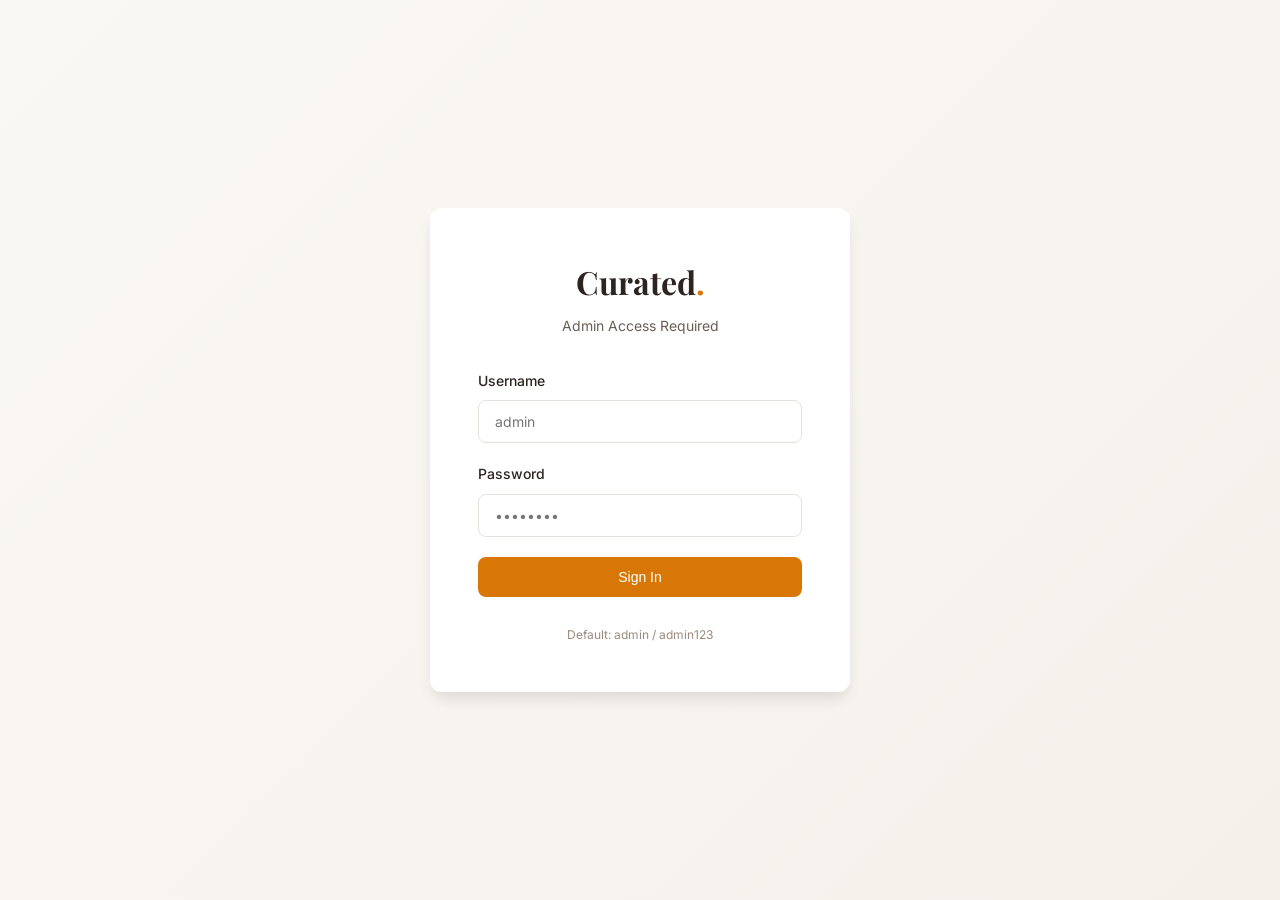
<file: admin.html>
<!DOCTYPE html>
<html lang="en">
<head>
  <meta charset="UTF-8">
  <meta name="viewport" content="width=device-width, initial-scale=1.0">
  <title>Admin Panel — Curated Picks</title>
  <link rel="preconnect" href="https://fonts.googleapis.com">
  <link rel="preconnect" href="https://fonts.gstatic.com" crossorigin>
  <link href="https://fonts.googleapis.com/css2?family=Playfair+Display:wght@600;700&family=Inter:wght@300;400;500;600;700&display=swap" rel="stylesheet">
  <link rel="stylesheet" href="css/admin.css">
</head>
<body>
  <!-- LOGIN SCREEN -->
  <div class="login-screen" id="loginScreen">
    <div class="login-card">
      <div class="login-header">
        <h1 class="login-logo">Curated<span class="logo-dot">.</span></h1>
        <p class="login-subtitle">Admin Access Required</p>
      </div>
      <form class="login-form" id="loginForm">
        <div class="form-group">
          <label class="form-label">Username</label>
          <input type="text" class="form-input" id="loginUsername" placeholder="admin" required>
        </div>
        <div class="form-group">
          <label class="form-label">Password</label>
          <input type="password" class="form-input" id="loginPassword" placeholder="••••••••" required>
        </div>
        <button type="submit" class="btn btn-primary btn-full">Sign In</button>
        <p class="login-hint">Default: admin / admin123</p>
      </form>
    </div>
  </div>

  <!-- ADMIN DASHBOARD -->
  <div class="admin-dashboard" id="adminDashboard" style="display:none;">
    <!-- SIDEBAR -->
    <aside class="sidebar">
      <div class="sidebar-header">
        <a href="index.html" class="nav-logo">Curated<span class="logo-dot">.</span></a>
        <span class="admin-badge">Admin</span>
      </div>
      <nav class="sidebar-nav">
        <a href="#" class="sidebar-link active" data-section="products">
          <svg width="20" height="20" viewBox="0 0 24 24" fill="none" stroke="currentColor" stroke-width="2"><path d="M6 2L3 6v14a2 2 0 0 0 2 2h14a2 2 0 0 0 2-2V6l-3-4z"/><line x1="3" y1="6" x2="21" y2="6"/><path d="M16 10a4 4 0 0 1-8 0"/></svg>
          <span>Products</span>
        </a>
        <a href="#" class="sidebar-link" data-section="categories">
          <svg width="20" height="20" viewBox="0 0 24 24" fill="none" stroke="currentColor" stroke-width="2"><rect x="3" y="3" width="7" height="7"/><rect x="14" y="3" width="7" height="7"/><rect x="14" y="14" width="7" height="7"/><rect x="3" y="14" width="7" height="7"/></svg>
          <span>Categories</span>
        </a>
        <a href="#" class="sidebar-link" data-section="analytics">
          <svg width="20" height="20" viewBox="0 0 24 24" fill="none" stroke="currentColor" stroke-width="2"><line x1="18" y1="20" x2="18" y2="10"/><line x1="12" y1="20" x2="12" y2="4"/><line x1="6" y1="20" x2="6" y2="14"/></svg>
          <span>Analytics</span>
        </a>
        <a href="#" class="sidebar-link" data-section="settings">
          <svg width="20" height="20" viewBox="0 0 24 24" fill="none" stroke="currentColor" stroke-width="2"><circle cx="12" cy="12" r="3"/><path d="M19.4 15a1.65 1.65 0 0 0 .33 1.82l.06.06a2 2 0 0 1 0 2.83 2 2 0 0 1-2.83 0l-.06-.06a1.65 1.65 0 0 0-1.82-.33 1.65 1.65 0 0 0-1 1.51V21a2 2 0 0 1-2 2 2 2 0 0 1-2-2v-.09A1.65 1.65 0 0 0 9 19.4a1.65 1.65 0 0 0-1.82.33l-.06.06a2 2 0 0 1-2.83 0 2 2 0 0 1 0-2.83l.06-.06a1.65 1.65 0 0 0 .33-1.82 1.65 1.65 0 0 0-1.51-1H3a2 2 0 0 1-2-2 2 2 0 0 1 2-2h.09A1.65 1.65 0 0 0 4.6 9a1.65 1.65 0 0 0-.33-1.82l-.06-.06a2 2 0 0 1 0-2.83 2 2 0 0 1 2.83 0l.06.06a1.65 1.65 0 0 0 1.82.33H9a1.65 1.65 0 0 0 1-1.51V3a2 2 0 0 1 2-2 2 2 0 0 1 2 2v.09a1.65 1.65 0 0 0 1 1.51 1.65 1.65 0 0 0 1.82-.33l.06-.06a2 2 0 0 1 2.83 0 2 2 0 0 1 0 2.83l-.06.06a1.65 1.65 0 0 0-.33 1.82V9a1.65 1.65 0 0 0 1.51 1H21a2 2 0 0 1 2 2 2 2 0 0 1-2 2h-.09a1.65 1.65 0 0 0-1.51 1z"/></svg>
          <span>Settings</span>
        </a>
      </nav>
      <div class="sidebar-footer">
        <button class="btn btn-secondary btn-full" id="logoutBtn">
          <svg width="18" height="18" viewBox="0 0 24 24" fill="none" stroke="currentColor" stroke-width="2"><path d="M9 21H5a2 2 0 0 1-2-2V5a2 2 0 0 1 2-2h4"/><polyline points="16 17 21 12 16 7"/><line x1="21" y1="12" x2="9" y2="12"/></svg>
          Logout
        </button>
      </div>
    </aside>

    <!-- MAIN CONTENT -->
    <main class="main-content">
      <!-- HEADER -->
      <header class="admin-header">
        <div class="header-left">
          <h1 class="page-title" id="pageTitle">Products</h1>
          <p class="page-subtitle" id="pageSubtitle">Manage your product catalog</p>
        </div>
        <div class="header-actions">
          <button class="btn btn-primary" id="addProductBtn">
            <svg width="18" height="18" viewBox="0 0 24 24" fill="none" stroke="currentColor" stroke-width="2"><line x1="12" y1="5" x2="12" y2="19"/><line x1="5" y1="12" x2="19" y2="12"/></svg>
            Add Product
          </button>
        </div>
      </header>

      <!-- PRODUCTS SECTION -->
      <section class="content-section" id="productsSection">
        <div class="stats-grid">
          <div class="stat-card">
            <div class="stat-icon" style="background: rgba(217, 119, 6, 0.1); color: var(--accent);">
              <svg width="24" height="24" viewBox="0 0 24 24" fill="none" stroke="currentColor" stroke-width="2"><path d="M6 2L3 6v14a2 2 0 0 0 2 2h14a2 2 0 0 0 2-2V6l-3-4z"/><line x1="3" y1="6" x2="21" y2="6"/><path d="M16 10a4 4 0 0 1-8 0"/></svg>
            </div>
            <div class="stat-info">
              <div class="stat-value" id="totalProducts">0</div>
              <div class="stat-label">Total Products</div>
            </div>
          </div>
          <div class="stat-card">
            <div class="stat-icon" style="background: rgba(16, 185, 129, 0.1); color: var(--success);">
              <svg width="24" height="24" viewBox="0 0 24 24" fill="none" stroke="currentColor" stroke-width="2"><polyline points="20 6 9 17 4 12"/></svg>
            </div>
            <div class="stat-info">
              <div class="stat-value" id="topPicks">0</div>
              <div class="stat-label">Top Picks</div>
            </div>
          </div>
          <div class="stat-card">
            <div class="stat-icon" style="background: rgba(59, 130, 246, 0.1); color: #3b82f6;">
              <svg width="24" height="24" viewBox="0 0 24 24" fill="none" stroke="currentColor" stroke-width="2"><line x1="12" y1="1" x2="12" y2="23"/><path d="M17 5H9.5a3.5 3.5 0 0 0 0 7h5a3.5 3.5 0 0 1 0 7H6"/></svg>
            </div>
            <div class="stat-info">
              <div class="stat-value" id="avgPrice">$0</div>
              <div class="stat-label">Avg Price</div>
            </div>
          </div>
          <div class="stat-card">
            <div class="stat-icon" style="background: rgba(139, 92, 246, 0.1); color: #8b5cf6;">
              <svg width="24" height="24" viewBox="0 0 24 24" fill="none" stroke="currentColor" stroke-width="2"><polygon points="12 2 15.09 8.26 22 9.27 17 14.14 18.18 21.02 12 17.77 5.82 21.02 7 14.14 2 9.27 8.91 8.26 12 2"/></svg>
            </div>
            <div class="stat-info">
              <div class="stat-value" id="avgRating">0</div>
              <div class="stat-label">Avg Rating</div>
            </div>
          </div>
        </div>

        <div class="table-container">
          <div class="table-header">
            <div class="search-box">
              <svg width="18" height="18" viewBox="0 0 24 24" fill="none" stroke="currentColor" stroke-width="2"><circle cx="11" cy="11" r="8"/><line x1="21" y1="21" x2="16.65" y2="16.65"/></svg>
              <input type="text" class="search-input" id="productSearch" placeholder="Search products...">
            </div>
            <div class="filter-group">
              <select class="filter-select" id="filterBadge">
                <option value="all">All Badges</option>
                <option value="best">Top Picks</option>
                <option value="deal">Best Deals</option>
                <option value="new">New Arrivals</option>
              </select>
              <select class="filter-select" id="filterCategory">
                <option value="all">All Categories</option>
              </select>
            </div>
          </div>
          <div class="table-wrap">
            <table class="data-table">
              <thead>
                <tr>
                  <th>Product</th>
                  <th>Category</th>
                  <th>Price</th>
                  <th>Rating</th>
                  <th>Badge</th>
                  <th>Actions</th>
                </tr>
              </thead>
              <tbody id="productsTableBody">
                <!-- filled by JS -->
              </tbody>
            </table>
          </div>
        </div>
      </section>

      <!-- CATEGORIES SECTION -->
      <section class="content-section" id="categoriesSection" style="display:none;">
        <div class="table-container">
          <div class="table-header">
            <h2 class="section-heading">Categories</h2>
            <button class="btn btn-primary" id="addCategoryBtn">
              <svg width="18" height="18" viewBox="0 0 24 24" fill="none" stroke="currentColor" stroke-width="2"><line x1="12" y1="5" x2="12" y2="19"/><line x1="5" y1="12" x2="19" y2="12"/></svg>
              Add Category
            </button>
          </div>
          <div class="categories-grid" id="categoriesGrid">
            <!-- filled by JS -->
          </div>
        </div>
      </section>

      <!-- ANALYTICS SECTION -->
      <section class="content-section" id="analyticsSection" style="display:none;">
        <div class="analytics-placeholder">
          <svg width="64" height="64" viewBox="0 0 24 24" fill="none" stroke="currentColor" stroke-width="1.5"><line x1="18" y1="20" x2="18" y2="10"/><line x1="12" y1="20" x2="12" y2="4"/><line x1="6" y1="20" x2="6" y2="14"/></svg>
          <h3>Analytics Coming Soon</h3>
          <p>Track product performance, click-through rates, and conversion metrics.</p>
        </div>
      </section>

      <!-- SETTINGS SECTION -->
      <section class="content-section" id="settingsSection" style="display:none;">
        <div class="settings-card">
          <h3 class="settings-heading">Site Settings</h3>
          <form class="settings-form" id="settingsForm">
            <div class="form-group">
              <label class="form-label">Site Name</label>
              <input type="text" class="form-input" value="Curated Picks" readonly>
            </div>
            <div class="form-group">
              <label class="form-label">Admin Email</label>
              <input type="email" class="form-input" value="admin@curatedpicks.com" readonly>
            </div>
            <div class="form-group">
              <label class="form-label">Affiliate Disclosure</label>
              <textarea class="form-textarea" readonly>As an Amazon Associate we earn from qualifying purchases.</textarea>
            </div>
            <p class="settings-note">Settings are currently read-only. Contact support to modify.</p>
          </form>
        </div>
      </section>
    </main>
  </div>

  <!-- PRODUCT MODAL -->
  <div class="modal-overlay" id="productModal">
    <div class="modal">
      <div class="modal-header">
        <h2 class="modal-title" id="modalTitle">Add Product</h2>
        <button class="modal-close" id="modalClose">&times;</button>
      </div>
      <form class="modal-form" id="productForm">
        <div class="form-row">
          <div class="form-group">
            <label class="form-label">Product Name *</label>
            <input type="text" class="form-input" id="productName" required>
          </div>
          <div class="form-group">
            <label class="form-label">Category *</label>
            <select class="form-select" id="productCategory" required>
              <!-- filled by JS -->
            </select>
          </div>
        </div>
        <div class="form-group">
          <label class="form-label">Description *</label>
          <textarea class="form-textarea" id="productDesc" rows="3" required></textarea>
        </div>
        <div class="form-row">
          <div class="form-group">
            <label class="form-label">Price ($) *</label>
            <input type="number" class="form-input" id="productPrice" step="0.01" min="0" required>
          </div>
          <div class="form-group">
            <label class="form-label">Old Price ($)</label>
            <input type="number" class="form-input" id="productOldPrice" step="0.01" min="0">
          </div>
        </div>
        <div class="form-row">
          <div class="form-group">
            <label class="form-label">Rating (1-5) *</label>
            <input type="number" class="form-input" id="productRating" step="0.1" min="1" max="5" required>
          </div>
          <div class="form-group">
            <label class="form-label">Reviews Count *</label>
            <input type="number" class="form-input" id="productReviews" min="0" required>
          </div>
        </div>
        <div class="form-group">
          <label class="form-label">Image URL *</label>
          <input type="url" class="form-input" id="productImg" required placeholder="https://...">
        </div>
        <div class="form-group">
          <label class="form-label">Amazon Affiliate Link *</label>
          <input type="url" class="form-input" id="productUrl" required placeholder="https://amazon.com/...">
        </div>
        <div class="form-group">
          <label class="form-label">Badge</label>
          <select class="form-select" id="productBadge">
            <option value="best">Top Pick</option>
            <option value="deal">Best Deal</option>
            <option value="new">New Arrival</option>
          </select>
        </div>
        <div class="form-group">
          <label class="form-label">Features (one per line)</label>
          <textarea class="form-textarea" id="productFeatures" rows="4" placeholder="Feature 1&#10;Feature 2&#10;Feature 3"></textarea>
        </div>
        <div class="form-actions">
          <button type="button" class="btn btn-secondary" id="cancelBtn">Cancel</button>
          <button type="submit" class="btn btn-primary" id="saveBtn">Save Product</button>
        </div>
      </form>
    </div>
  </div>

  <!-- CATEGORY MODAL -->
  <div class="modal-overlay" id="categoryModal">
    <div class="modal modal-sm">
      <div class="modal-header">
        <h2 class="modal-title">Add Category</h2>
        <button class="modal-close" id="categoryModalClose">&times;</button>
      </div>
      <form class="modal-form" id="categoryForm">
        <div class="form-group">
          <label class="form-label">Category Name *</label>
          <input type="text" class="form-input" id="categoryName" required>
        </div>
        <div class="form-group">
          <label class="form-label">Icon (emoji) *</label>
          <input type="text" class="form-input" id="categoryIcon" required placeholder="🎧" maxlength="2">
        </div>
        <div class="form-actions">
          <button type="button" class="btn btn-secondary" id="categoryCancelBtn">Cancel</button>
          <button type="submit" class="btn btn-primary">Save Category</button>
        </div>
      </form>
    </div>
  </div>

  <!-- TOAST CONTAINER -->
  <div class="toast-container" id="toastContainer"></div>

  <script src="js/admin.js"></script>
</body>
</html>
</file>
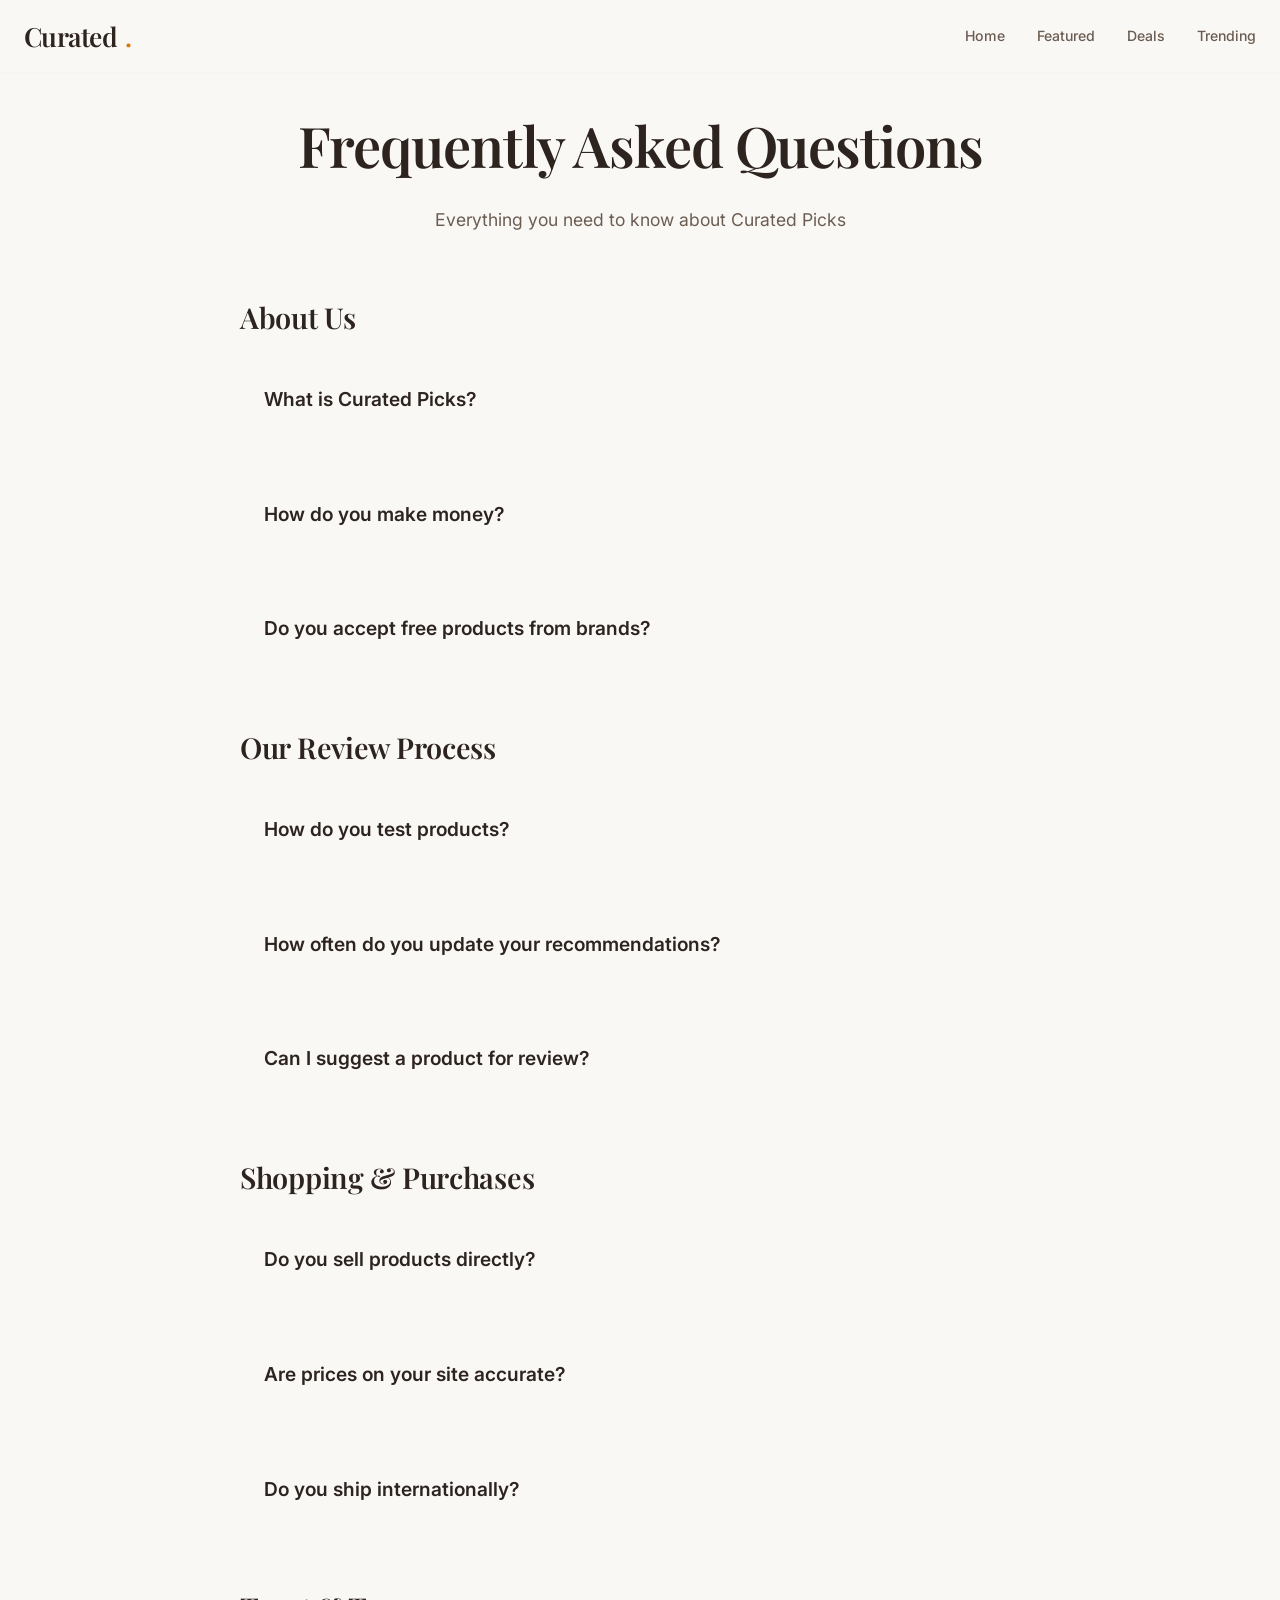
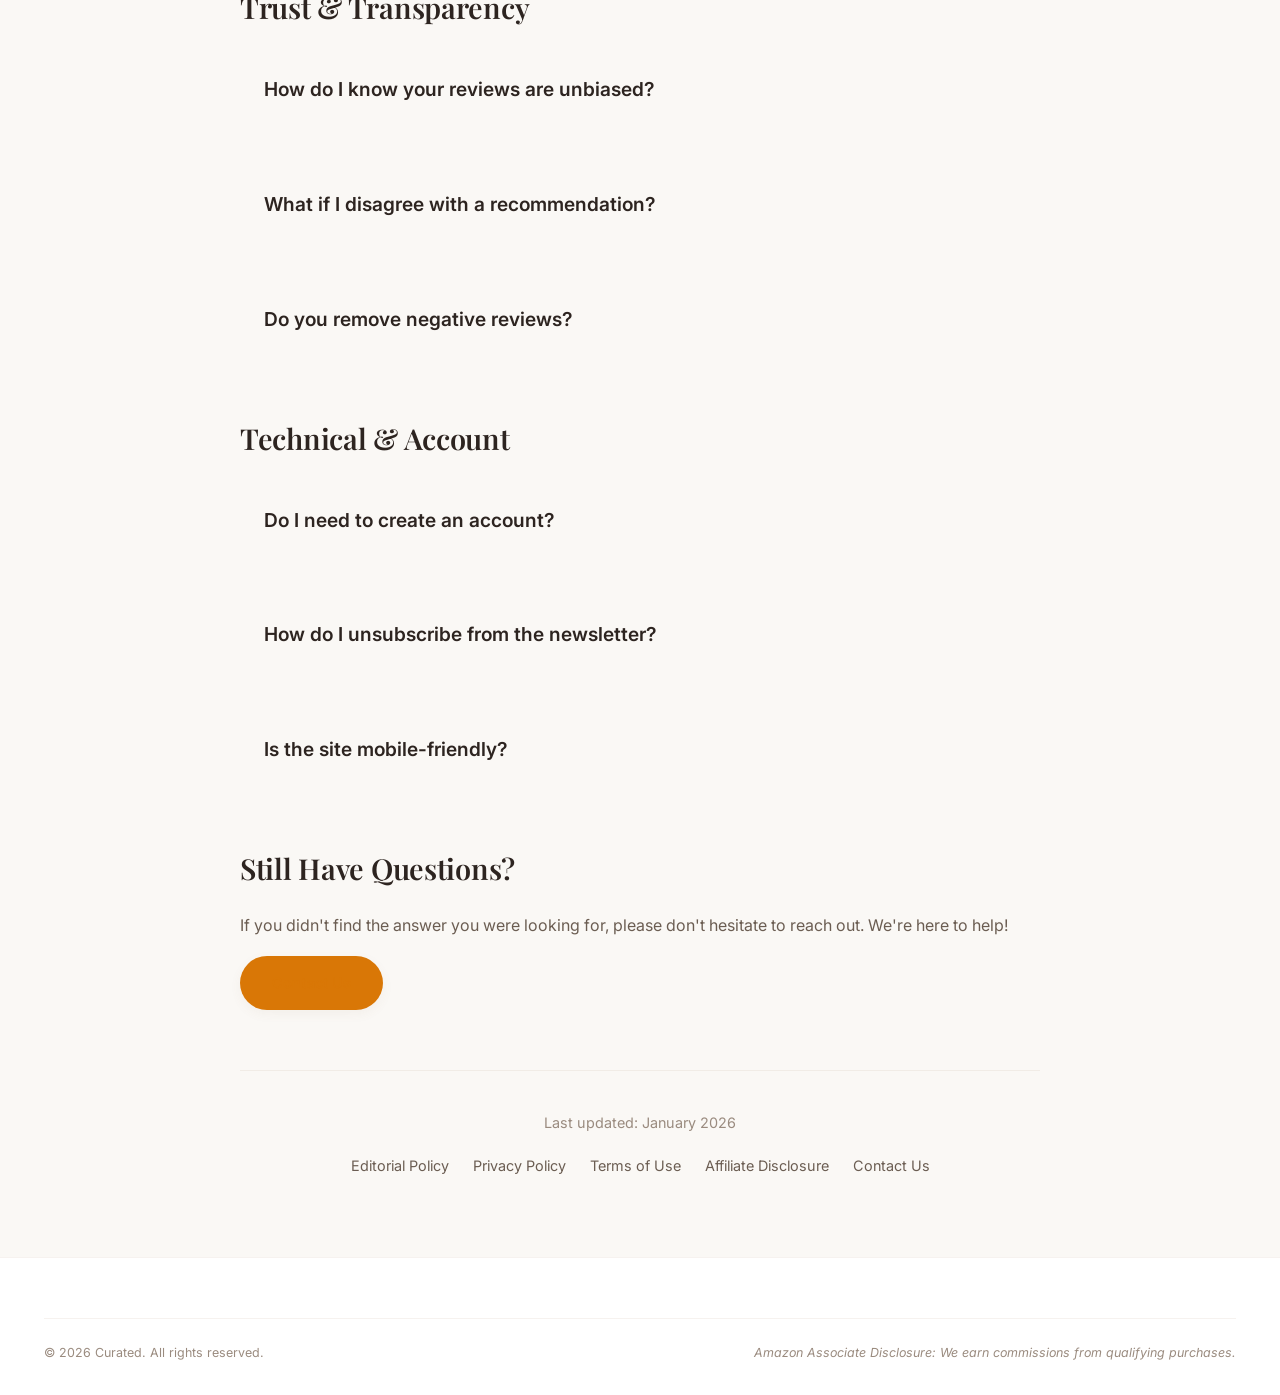
<file: faq.html>
<!DOCTYPE html>
<html lang="en">
<head>
  <meta charset="UTF-8">
  <meta name="viewport" content="width=device-width, initial-scale=1.0">
  <title>FAQ — Curated Picks</title>
  <link rel="preconnect" href="https://fonts.googleapis.com">
  <link rel="preconnect" href="https://fonts.gstatic.com" crossorigin>
  <link href="https://fonts.googleapis.com/css2?family=Playfair+Display:wght@400;600;700&family=Inter:wght@300;400;500;600;700&display=swap" rel="stylesheet">
  <link rel="stylesheet" href="css/style.css">
  <link rel="stylesheet" href="css/pages.css">
</head>
<body>
  <nav class="nav scrolled">
    <div class="nav-inner">
      <a href="index.html" class="nav-logo">Curated<span class="logo-dot">.</span></a>
      <div class="nav-links">
        <a href="index.html" class="nav-link">Home</a>
        <a href="index.html#featured" class="nav-link">Featured</a>
        <a href="index.html#deals" class="nav-link">Deals</a>
        <a href="index.html#trending" class="nav-link">Trending</a>
      </div>
    </div>
  </nav>

  <main class="page-content">
    <div class="container">
      <div class="page-header">
        <h1 class="page-title">Frequently Asked Questions</h1>
        <p class="page-subtitle">Everything you need to know about Curated Picks</p>
      </div>

      <div class="content-body">
        <section class="policy-section">
          <h2>About Us</h2>
          
          <div class="faq-section">
            <h3 class="faq-question">What is Curated Picks?</h3>
            <div class="faq-answer">
              <p>Curated Picks is an independent product review and recommendation website. We test hundreds of products across multiple categories and provide honest, unbiased recommendations to help you make informed purchasing decisions.</p>
            </div>
          </div>

          <div class="faq-section">
            <h3 class="faq-question">How do you make money?</h3>
            <div class="faq-answer">
              <p>We earn commissions from retailers like Amazon when you purchase products through our affiliate links. This doesn't affect our recommendations - we only suggest products we genuinely believe in, regardless of commission rates.</p>
            </div>
          </div>

          <div class="faq-section">
            <h3 class="faq-question">Do you accept free products from brands?</h3>
            <div class="faq-answer">
              <p>We occasionally accept product loans for review purposes, but these are always returned after testing. We never accept free products in exchange for positive reviews. All our recommendations are independent and based on merit.</p>
            </div>
          </div>
        </section>

        <section class="policy-section">
          <h2>Our Review Process</h2>
          
          <div class="faq-section">
            <h3 class="faq-question">How do you test products?</h3>
            <div class="faq-answer">
              <p>Every product is tested in real-world conditions for at least two weeks. We use them daily, just like you would. We measure performance metrics, compare with competitors, and evaluate durability over time. Our testing process is thorough and unbiased.</p>
            </div>
          </div>

          <div class="faq-section">
            <h3 class="faq-question">How often do you update your recommendations?</h3>
            <div class="faq-answer">
              <p>We review and update our recommendations monthly, or more frequently if new products are released or prices change significantly. Our deals section is updated hourly to ensure you're always seeing the best current offers.</p>
            </div>
          </div>

          <div class="faq-section">
            <h3 class="faq-question">Can I suggest a product for review?</h3>
            <div class="faq-answer">
              <p>Absolutely! We love hearing from our readers. Use our <a href="contact.html">contact form</a> to suggest products you'd like us to test. We prioritize suggestions that multiple readers request.</p>
            </div>
          </div>
        </section>

        <section class="policy-section">
          <h2>Shopping & Purchases</h2>
          
          <div class="faq-section">
            <h3 class="faq-question">Do you sell products directly?</h3>
            <div class="faq-answer">
              <p>No, we don't sell products directly. We provide recommendations and link to retailers like Amazon where you can make purchases. When you click our links and buy something, we may earn a small commission at no extra cost to you.</p>
            </div>
          </div>

          <div class="faq-section">
            <h3 class="faq-question">Are prices on your site accurate?</h3>
            <div class="faq-answer">
              <p>We strive to keep prices updated, but prices on retailer sites can change frequently. Always check the current price on the retailer's website before making a purchase. We update our deals section hourly to minimize discrepancies.</p>
            </div>
          </div>

          <div class="faq-section">
            <h3 class="faq-question">Do you ship internationally?</h3>
            <div class="faq-answer">
              <p>We don't ship products ourselves. However, many of the retailers we link to (like Amazon) ship internationally. Product availability and prices may vary by location. We primarily focus on products available in the US market but are expanding to other regions.</p>
            </div>
          </div>
        </section>

        <section class="policy-section">
          <h2>Trust & Transparency</h2>
          
          <div class="faq-section">
            <h3 class="faq-question">How do I know your reviews are unbiased?</h3>
            <div class="faq-answer">
              <p>We follow strict editorial guidelines. Our writers and editors don't know which products will perform best in testing. We buy most products ourselves and return loans after review. Our affiliate relationships don't influence rankings. Read our <a href="editorial-policy.html">Editorial Policy</a> for more details.</p>
            </div>
          </div>

          <div class="faq-section">
            <h3 class="faq-question">What if I disagree with a recommendation?</h3>
            <div class="faq-answer">
              <p>We welcome respectful disagreement! Different people have different needs and preferences. If you have feedback about a specific review, please <a href="contact.html">contact us</a>. We appreciate hearing diverse perspectives and may update our reviews based on valid feedback.</p>
            </div>
          </div>

          <div class="faq-section">
            <h3 class="faq-question">Do you remove negative reviews?</h3>
            <div class="faq-answer">
              <p>No. We publish both positive and negative findings. If a product doesn't meet our standards, we won't recommend it, even if it has good affiliate potential. Transparency and honesty are core to our mission.</p>
            </div>
          </div>
        </section>

        <section class="policy-section">
          <h2>Technical & Account</h2>
          
          <div class="faq-section">
            <h3 class="faq-question">Do I need to create an account?</h3>
            <div class="faq-answer">
              <p>No, you don't need an account to browse our recommendations. However, creating a free account allows you to save products to your wishlist, track recently viewed items, and receive our weekly newsletter.</p>
            </div>
          </div>

          <div class="faq-section">
            <h3 class="faq-question">How do I unsubscribe from the newsletter?</h3>
            <div class="faq-answer">
              <p>Every newsletter email includes an unsubscribe link at the bottom. Click it to instantly unsubscribe. You can also <a href="contact.html">contact us</a> if you need help.</p>
            </div>
          </div>

          <div class="faq-section">
            <h3 class="faq-question">Is the site mobile-friendly?</h3>
            <div class="faq-answer">
              <p>Yes! Our website is fully responsive and works great on all devices - desktop, tablet, and mobile. You can browse and shop from anywhere.</p>
            </div>
          </div>
        </section>

        <section class="policy-section">
          <h2>Still Have Questions?</h2>
          <p>If you didn't find the answer you were looking for, please don't hesitate to reach out. We're here to help!</p>
          <p><a href="contact.html" class="btn btn-primary">Contact Us</a></p>
        </section>

        <div class="page-footer">
          <p>Last updated: January 2026</p>
          <div class="page-links">
            <a href="editorial-policy.html">Editorial Policy</a>
            <a href="privacy-policy.html">Privacy Policy</a>
            <a href="terms-of-use.html">Terms of Use</a>
            <a href="affiliate-disclosure.html">Affiliate Disclosure</a>
            <a href="contact.html">Contact Us</a>
          </div>
        </div>
      </div>
    </div>
  </main>

  <footer class="footer">
    <div class="container">
      <div class="footer-bottom">
        <span>&copy; 2026 Curated. All rights reserved.</span>
        <span class="footer-affiliate-disclosure">Amazon Associate Disclosure: We earn commissions from qualifying purchases.</span>
      </div>
    </div>
  </footer>
</body>
</html>
</file>
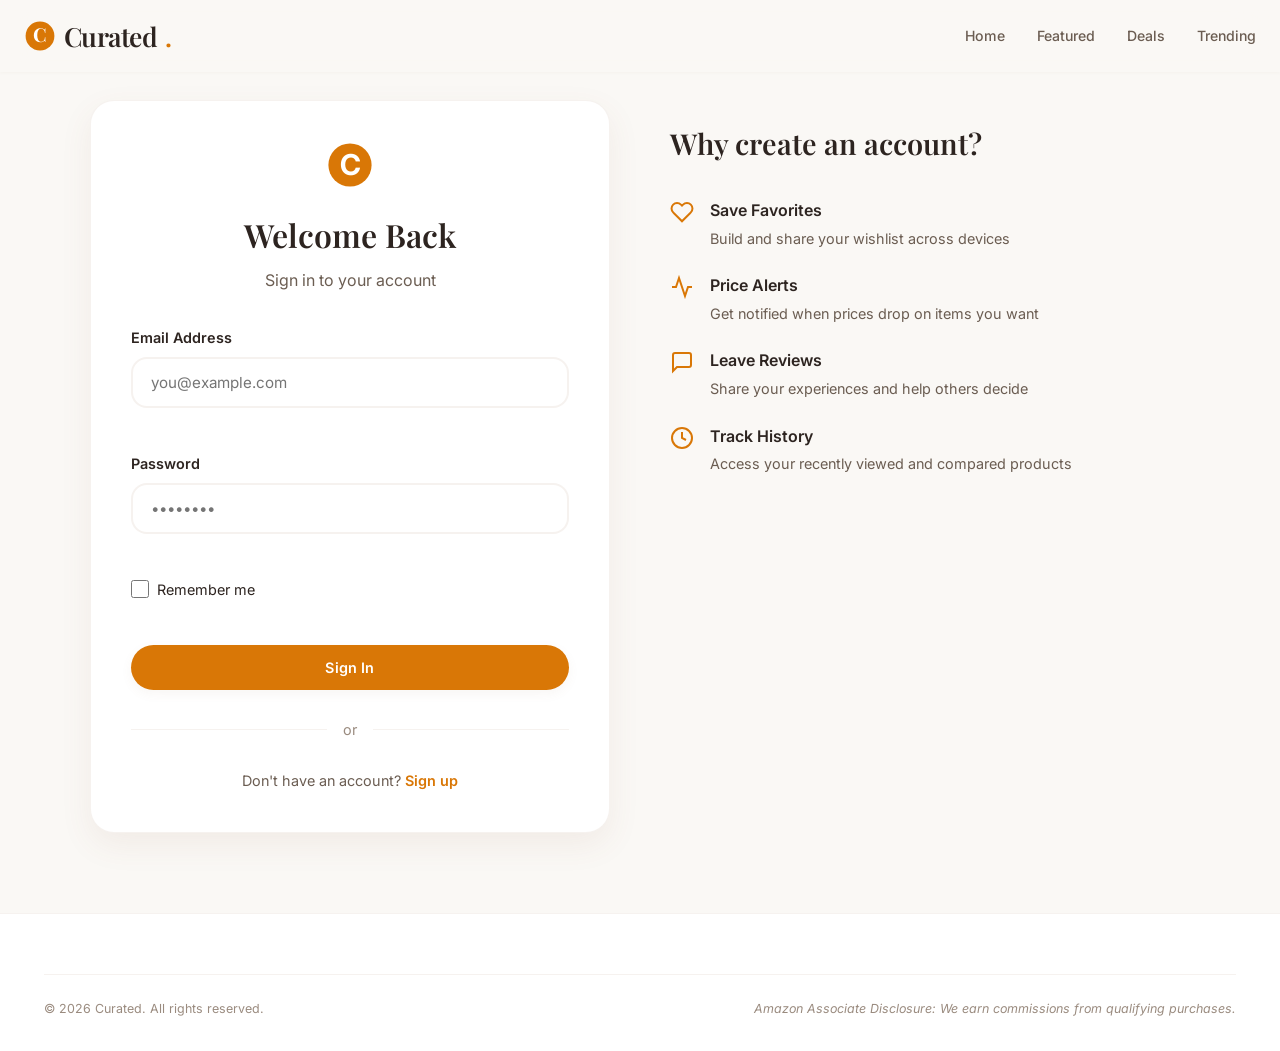
<file: login.html>
<!DOCTYPE html>
<html lang="en">
<head>
  <meta charset="UTF-8">
  <meta name="viewport" content="width=device-width, initial-scale=1.0">
  <title>Login — Curated Picks</title>
  <link rel="icon" type="image/svg+xml" href="data:image/svg+xml,%3Csvg xmlns='http://www.w3.org/2000/svg' viewBox='0 0 100 100'%3E%3Ccircle cx='50' cy='50' r='45' fill='%23d97706'/%3E%3Ctext x='50' y='70' font-size='60' font-weight='bold' text-anchor='middle' fill='white'%3EC%3C/text%3E%3C/svg%3E">
  <link rel="preconnect" href="https://fonts.googleapis.com">
  <link rel="preconnect" href="https://fonts.gstatic.com" crossorigin>
  <link href="https://fonts.googleapis.com/css2?family=Playfair+Display:wght@400;600;700&family=Inter:wght@300;400;500;600;700&display=swap" rel="stylesheet">
  <link rel="stylesheet" href="css/style.css">
  <link rel="stylesheet" href="css/pages.css">
</head>
<body>
  <nav class="nav scrolled">
    <div class="nav-inner">
      <a href="index.html" class="nav-logo">
        <svg class="logo-icon" width="32" height="32" viewBox="0 0 100 100">
          <circle cx="50" cy="50" r="45" fill="#d97706"/>
          <text x="50" y="70" font-size="60" font-weight="bold" text-anchor="middle" fill="white">C</text>
        </svg>
        Curated<span class="logo-dot">.</span>
      </a>
      <div class="nav-links">
        <a href="index.html" class="nav-link">Home</a>
        <a href="index.html#featured" class="nav-link">Featured</a>
        <a href="index.html#deals" class="nav-link">Deals</a>
        <a href="index.html#trending" class="nav-link">Trending</a>
      </div>
    </div>
  </nav>

  <main class="page-content">
    <div class="container">
      <div class="auth-container">
        <div class="auth-card">
          <div class="auth-header">
            <svg class="auth-logo" width="48" height="48" viewBox="0 0 100 100">
              <circle cx="50" cy="50" r="45" fill="#d97706"/>
              <text x="50" y="70" font-size="60" font-weight="bold" text-anchor="middle" fill="white">C</text>
            </svg>
            <h1 class="auth-title">Welcome Back</h1>
            <p class="auth-subtitle">Sign in to your account</p>
          </div>

          <form class="auth-form" id="loginForm">
            <div class="form-group">
              <label class="form-label" for="email">Email Address</label>
              <input type="text" id="email" class="form-input" placeholder="you@example.com">
            </div>

            <div class="form-group">
              <label class="form-label" for="password">Password</label>
              <input type="password" id="password" class="form-input" required placeholder="••••••••">
            </div>

            <div class="form-group">
              <label class="checkbox-label">
                <input type="checkbox" id="rememberMe">
                <span>Remember me</span>
              </label>
            </div>

            <button type="submit" class="btn btn-primary btn-full">Sign In</button>

            <div class="auth-divider">
              <span>or</span>
            </div>

            <p class="auth-footer">
              Don't have an account? <a href="register.html">Sign up</a>
            </p>
          </form>
        </div>

        <div class="auth-benefits">
          <h2>Why create an account?</h2>
          <ul class="benefits-list">
            <li>
              <svg width="24" height="24" viewBox="0 0 24 24" fill="none" stroke="currentColor" stroke-width="2">
                <path d="M20.84 4.61a5.5 5.5 0 0 0-7.78 0L12 5.67l-1.06-1.06a5.5 5.5 0 0 0-7.78 7.78l1.06 1.06L12 21.23l7.78-7.78 1.06-1.06a5.5 5.5 0 0 0 0-7.78z"/>
              </svg>
              <div>
                <strong>Save Favorites</strong>
                <p>Build and share your wishlist across devices</p>
              </div>
            </li>
            <li>
              <svg width="24" height="24" viewBox="0 0 24 24" fill="none" stroke="currentColor" stroke-width="2">
                <polyline points="22 12 18 12 15 21 9 3 6 12 2 12"/>
              </svg>
              <div>
                <strong>Price Alerts</strong>
                <p>Get notified when prices drop on items you want</p>
              </div>
            </li>
            <li>
              <svg width="24" height="24" viewBox="0 0 24 24" fill="none" stroke="currentColor" stroke-width="2">
                <path d="M21 15a2 2 0 0 1-2 2H7l-4 4V5a2 2 0 0 1 2-2h14a2 2 0 0 1 2 2z"/>
              </svg>
              <div>
                <strong>Leave Reviews</strong>
                <p>Share your experiences and help others decide</p>
              </div>
            </li>
            <li>
              <svg width="24" height="24" viewBox="0 0 24 24" fill="none" stroke="currentColor" stroke-width="2">
                <circle cx="12" cy="12" r="10"/>
                <polyline points="12 6 12 12 16 14"/>
              </svg>
              <div>
                <strong>Track History</strong>
                <p>Access your recently viewed and compared products</p>
              </div>
            </li>
          </ul>
        </div>
      </div>
    </div>
  </main>

  <footer class="footer">
    <div class="container">
      <div class="footer-bottom">
        <span>&copy; 2026 Curated. All rights reserved.</span>
        <span class="footer-affiliate-disclosure">Amazon Associate Disclosure: We earn commissions from qualifying purchases.</span>
      </div>
    </div>
  </footer>

  <script src="js/auth.js"></script>
  <script>
    document.getElementById('loginForm').addEventListener('submit', function(e) {
      e.preventDefault();
      const email = document.getElementById('email').value;
      const password = document.getElementById('password').value;
      const rememberMe = document.getElementById('rememberMe').checked;
      
      // Get users from localStorage
      const users = JSON.parse(localStorage.getItem('users') || '[]');
      const user = users.find(u => u.email === email && u.password === password);
      
      if (user) {
        // Login successful
        const session = {
          userId: user.id,
          email: user.email,
          name: user.name,
          role: user.role || 'user',
          loginTime: Date.now()
        };
        
        if (rememberMe) {
          localStorage.setItem('currentUser', JSON.stringify(session));
        } else {
          sessionStorage.setItem('currentUser', JSON.stringify(session));
        }
        
        showToast('Login successful! Welcome back.', 'success');
        setTimeout(() => {
          window.location.href = 'index.html';
        }, 1000);
      } else {
        showToast('Invalid email or password', 'error');
      }
    });
  </script>
</body>
</html>
</file>
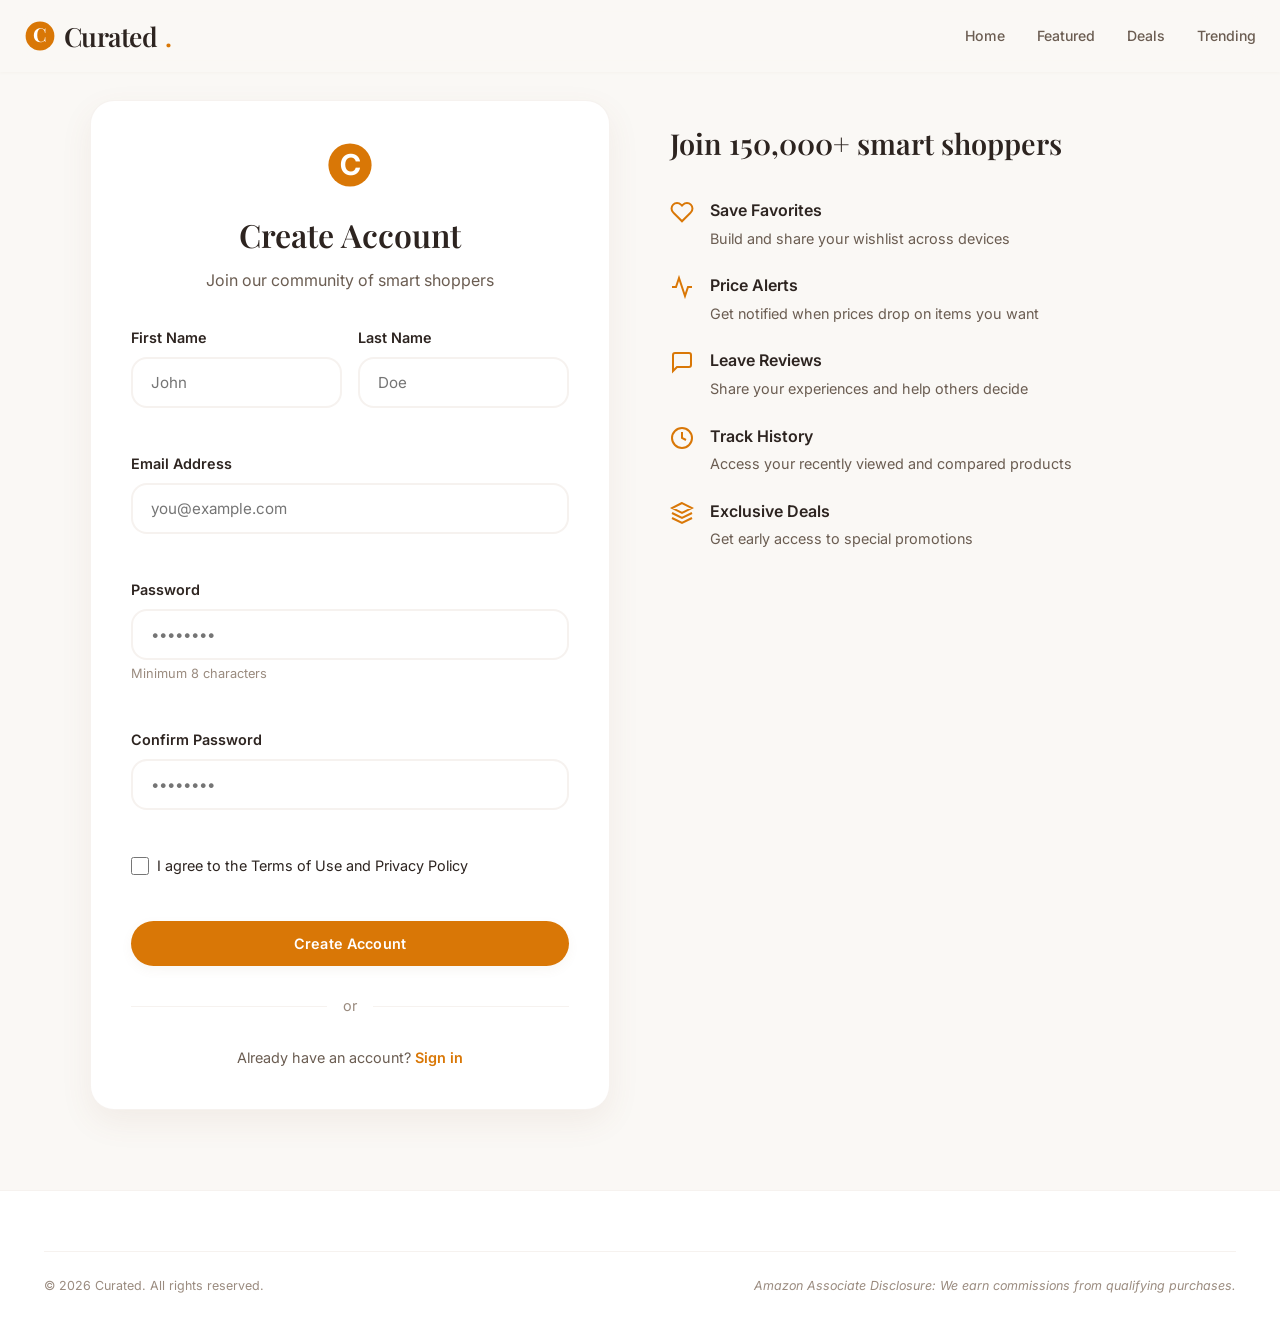
<file: register.html>
<!DOCTYPE html>
<html lang="en">
<head>
  <meta charset="UTF-8">
  <meta name="viewport" content="width=device-width, initial-scale=1.0">
  <title>Register — Curated Picks</title>
  <link rel="icon" type="image/svg+xml" href="data:image/svg+xml,%3Csvg xmlns='http://www.w3.org/2000/svg' viewBox='0 0 100 100'%3E%3Ccircle cx='50' cy='50' r='45' fill='%23d97706'/%3E%3Ctext x='50' y='70' font-size='60' font-weight='bold' text-anchor='middle' fill='white'%3EC%3C/text%3E%3C/svg%3E">
  <link rel="preconnect" href="https://fonts.googleapis.com">
  <link rel="preconnect" href="https://fonts.gstatic.com" crossorigin>
  <link href="https://fonts.googleapis.com/css2?family=Playfair+Display:wght@400;600;700&family=Inter:wght@300;400;500;600;700&display=swap" rel="stylesheet">
  <link rel="stylesheet" href="css/style.css">
  <link rel="stylesheet" href="css/pages.css">
</head>
<body>
  <nav class="nav scrolled">
    <div class="nav-inner">
      <a href="index.html" class="nav-logo">
        <svg class="logo-icon" width="32" height="32" viewBox="0 0 100 100">
          <circle cx="50" cy="50" r="45" fill="#d97706"/>
          <text x="50" y="70" font-size="60" font-weight="bold" text-anchor="middle" fill="white">C</text>
        </svg>
        Curated<span class="logo-dot">.</span>
      </a>
      <div class="nav-links">
        <a href="index.html" class="nav-link">Home</a>
        <a href="index.html#featured" class="nav-link">Featured</a>
        <a href="index.html#deals" class="nav-link">Deals</a>
        <a href="index.html#trending" class="nav-link">Trending</a>
      </div>
    </div>
  </nav>

  <main class="page-content">
    <div class="container">
      <div class="auth-container">
        <div class="auth-card">
          <div class="auth-header">
            <svg class="auth-logo" width="48" height="48" viewBox="0 0 100 100">
              <circle cx="50" cy="50" r="45" fill="#d97706"/>
              <text x="50" y="70" font-size="60" font-weight="bold" text-anchor="middle" fill="white">C</text>
            </svg>
            <h1 class="auth-title">Create Account</h1>
            <p class="auth-subtitle">Join our community of smart shoppers</p>
          </div>

          <form class="auth-form" id="registerForm">
            <div class="form-row">
              <div class="form-group">
                <label class="form-label" for="firstName">First Name</label>
                <input type="text" id="firstName" class="form-input" required placeholder="John">
              </div>
              <div class="form-group">
                <label class="form-label" for="lastName">Last Name</label>
                <input type="text" id="lastName" class="form-input" required placeholder="Doe">
              </div>
            </div>

            <div class="form-group">
              <label class="form-label" for="email">Email Address</label>
              <input type="email" id="email" class="form-input" required placeholder="you@example.com">
            </div>

            <div class="form-group">
              <label class="form-label" for="password">Password</label>
              <input type="password" id="password" class="form-input" required placeholder="••••••••" minlength="8">
              <small class="form-hint">Minimum 8 characters</small>
            </div>

            <div class="form-group">
              <label class="form-label" for="confirmPassword">Confirm Password</label>
              <input type="password" id="confirmPassword" class="form-input" required placeholder="••••••••">
            </div>

            <div class="form-group">
              <label class="checkbox-label">
                <input type="checkbox" id="agreeTerms" required>
                <span>I agree to the <a href="terms-of-use.html">Terms of Use</a> and <a href="privacy-policy.html">Privacy Policy</a></span>
              </label>
            </div>

            <button type="submit" class="btn btn-primary btn-full">Create Account</button>

            <div class="auth-divider">
              <span>or</span>
            </div>

            <p class="auth-footer">
              Already have an account? <a href="login.html">Sign in</a>
            </p>
          </form>
        </div>

        <div class="auth-benefits">
          <h2>Join 150,000+ smart shoppers</h2>
          <ul class="benefits-list">
            <li>
              <svg width="24" height="24" viewBox="0 0 24 24" fill="none" stroke="currentColor" stroke-width="2">
                <path d="M20.84 4.61a5.5 5.5 0 0 0-7.78 0L12 5.67l-1.06-1.06a5.5 5.5 0 0 0-7.78 7.78l1.06 1.06L12 21.23l7.78-7.78 1.06-1.06a5.5 5.5 0 0 0 0-7.78z"/>
              </svg>
              <div>
                <strong>Save Favorites</strong>
                <p>Build and share your wishlist across devices</p>
              </div>
            </li>
            <li>
              <svg width="24" height="24" viewBox="0 0 24 24" fill="none" stroke="currentColor" stroke-width="2">
                <polyline points="22 12 18 12 15 21 9 3 6 12 2 12"/>
              </svg>
              <div>
                <strong>Price Alerts</strong>
                <p>Get notified when prices drop on items you want</p>
              </div>
            </li>
            <li>
              <svg width="24" height="24" viewBox="0 0 24 24" fill="none" stroke="currentColor" stroke-width="2">
                <path d="M21 15a2 2 0 0 1-2 2H7l-4 4V5a2 2 0 0 1 2-2h14a2 2 0 0 1 2 2z"/>
              </svg>
              <div>
                <strong>Leave Reviews</strong>
                <p>Share your experiences and help others decide</p>
              </div>
            </li>
            <li>
              <svg width="24" height="24" viewBox="0 0 24 24" fill="none" stroke="currentColor" stroke-width="2">
                <circle cx="12" cy="12" r="10"/>
                <polyline points="12 6 12 12 16 14"/>
              </svg>
              <div>
                <strong>Track History</strong>
                <p>Access your recently viewed and compared products</p>
              </div>
            </li>
            <li>
              <svg width="24" height="24" viewBox="0 0 24 24" fill="none" stroke="currentColor" stroke-width="2">
                <path d="M12 2L2 7l10 5 10-5-10-5zM2 17l10 5 10-5M2 12l10 5 10-5"/>
              </svg>
              <div>
                <strong>Exclusive Deals</strong>
                <p>Get early access to special promotions</p>
              </div>
            </li>
          </ul>
        </div>
      </div>
    </div>
  </main>

  <footer class="footer">
    <div class="container">
      <div class="footer-bottom">
        <span>&copy; 2026 Curated. All rights reserved.</span>
        <span class="footer-affiliate-disclosure">Amazon Associate Disclosure: We earn commissions from qualifying purchases.</span>
      </div>
    </div>
  </footer>

  <script src="js/auth.js"></script>
  <script>
    document.getElementById('registerForm').addEventListener('submit', function(e) {
      e.preventDefault();
      
      const firstName = document.getElementById('firstName').value;
      const lastName = document.getElementById('lastName').value;
      const email = document.getElementById('email').value;
      const password = document.getElementById('password').value;
      const confirmPassword = document.getElementById('confirmPassword').value;
      
      // Validation
      if (password !== confirmPassword) {
        showToast('Passwords do not match', 'error');
        return;
      }
      
      if (password.length < 8) {
        showToast('Password must be at least 8 characters', 'error');
        return;
      }
      
      // Get existing users
      const users = JSON.parse(localStorage.getItem('users') || '[]');
      
      // Check if email already exists
      if (users.find(u => u.email === email)) {
        showToast('An account with this email already exists', 'error');
        return;
      }
      
      // Create new user
      const newUser = {
        id: Date.now(),
        firstName,
        lastName,
        name: `${firstName} ${lastName}`,
        email,
        password,
        role: 'user',
        createdAt: Date.now(),
        wishlist: [],
        priceAlerts: []
      };
      
      users.push(newUser);
      localStorage.setItem('users', JSON.stringify(users));
      
      // Auto-login
      const session = {
        userId: newUser.id,
        email: newUser.email,
        name: newUser.name,
        role: newUser.role,
        loginTime: Date.now()
      };
      
      localStorage.setItem('currentUser', JSON.stringify(session));
      
      showToast('Account created successfully! Welcome to Curated Picks.', 'success');
      setTimeout(() => {
        window.location.href = 'index.html';
      }, 1500);
    });
  </script>
</body>
</html>
</file>
<file: css/admin.css>
/* ============================================
   ADMIN PANEL STYLES
   ============================================ */

* {
  margin: 0;
  padding: 0;
  box-sizing: border-box;
}

:root {
  --bg-primary: #faf8f5;
  --bg-secondary: #ffffff;
  --bg-tertiary: #f5f0ea;
  --text-primary: #2d2420;
  --text-secondary: #6b5d52;
  --text-muted: #9a8b7f;
  --accent: #d97706;
  --accent-hover: #b45309;
  --success: #10b981;
  --danger: #ef4444;
  --border: #e5e1dc;
  --shadow-sm: 0 1px 2px rgba(0, 0, 0, 0.05);
  --shadow-md: 0 4px 6px -1px rgba(0, 0, 0, 0.1);
  --shadow-lg: 0 10px 15px -3px rgba(0, 0, 0, 0.1);
  --radius-sm: 6px;
  --radius-md: 8px;
  --radius-lg: 12px;
  --sidebar-width: 260px;
}

body {
  font-family: 'Inter', -apple-system, BlinkMacSystemFont, 'Segoe UI', sans-serif;
  background: var(--bg-primary);
  color: var(--text-primary);
  line-height: 1.6;
}

/* ============================================
   LOGIN SCREEN
   ============================================ */

.login-screen {
  min-height: 100vh;
  display: flex;
  align-items: center;
  justify-content: center;
  padding: 20px;
  background: linear-gradient(135deg, #faf8f5 0%, #f5f0ea 100%);
}

.login-card {
  background: var(--bg-secondary);
  border-radius: var(--radius-lg);
  padding: 48px;
  box-shadow: var(--shadow-lg);
  width: 100%;
  max-width: 420px;
}

.login-header {
  text-align: center;
  margin-bottom: 32px;
}

.login-logo {
  font-family: 'Playfair Display', Georgia, serif;
  font-size: 32px;
  font-weight: 700;
  color: var(--text-primary);
  margin-bottom: 8px;
}

.logo-dot {
  color: var(--accent);
}

.login-subtitle {
  color: var(--text-secondary);
  font-size: 14px;
}

.login-form {
  display: flex;
  flex-direction: column;
  gap: 20px;
}

.login-hint {
  text-align: center;
  font-size: 12px;
  color: var(--text-muted);
  margin-top: 8px;
}

/* ============================================
   FORM ELEMENTS
   ============================================ */

.form-group {
  display: flex;
  flex-direction: column;
  gap: 8px;
}

.form-label {
  font-size: 14px;
  font-weight: 500;
  color: var(--text-primary);
}

.form-input,
.form-select,
.form-textarea {
  padding: 12px 16px;
  border: 1px solid var(--border);
  border-radius: var(--radius-md);
  font-size: 14px;
  font-family: inherit;
  background: var(--bg-secondary);
  color: var(--text-primary);
  transition: all 0.2s;
}

.form-input:focus,
.form-select:focus,
.form-textarea:focus {
  outline: none;
  border-color: var(--accent);
  box-shadow: 0 0 0 3px rgba(217, 119, 6, 0.1);
}

.form-textarea {
  resize: vertical;
  min-height: 80px;
}

.form-row {
  display: grid;
  grid-template-columns: 1fr 1fr;
  gap: 16px;
}

/* ============================================
   BUTTONS
   ============================================ */

.btn {
  display: inline-flex;
  align-items: center;
  justify-content: center;
  gap: 8px;
  padding: 12px 24px;
  border: none;
  border-radius: var(--radius-md);
  font-size: 14px;
  font-weight: 500;
  cursor: pointer;
  transition: all 0.2s;
  text-decoration: none;
}

.btn-primary {
  background: var(--accent);
  color: white;
}

.btn-primary:hover {
  background: var(--accent-hover);
  transform: translateY(-1px);
  box-shadow: var(--shadow-md);
}

.btn-secondary {
  background: var(--bg-tertiary);
  color: var(--text-primary);
}

.btn-secondary:hover {
  background: var(--border);
}

.btn-full {
  width: 100%;
}

/* ============================================
   ADMIN DASHBOARD LAYOUT
   ============================================ */

.admin-dashboard {
  display: flex;
  min-height: 100vh;
}

/* ============================================
   SIDEBAR
   ============================================ */

.sidebar {
  width: var(--sidebar-width);
  background: var(--bg-secondary);
  border-right: 1px solid var(--border);
  display: flex;
  flex-direction: column;
  position: fixed;
  height: 100vh;
  overflow-y: auto;
}

.sidebar-header {
  padding: 24px;
  border-bottom: 1px solid var(--border);
  display: flex;
  align-items: center;
  justify-content: space-between;
}

.nav-logo {
  font-family: 'Playfair Display', Georgia, serif;
  font-size: 24px;
  font-weight: 700;
  color: var(--text-primary);
  text-decoration: none;
}

.admin-badge {
  padding: 4px 12px;
  background: var(--accent);
  color: white;
  border-radius: 20px;
  font-size: 11px;
  font-weight: 600;
  text-transform: uppercase;
  letter-spacing: 0.5px;
}

.sidebar-nav {
  flex: 1;
  padding: 16px 12px;
  display: flex;
  flex-direction: column;
  gap: 4px;
}

.sidebar-link {
  display: flex;
  align-items: center;
  gap: 12px;
  padding: 12px 16px;
  border-radius: var(--radius-md);
  color: var(--text-secondary);
  text-decoration: none;
  font-size: 14px;
  font-weight: 500;
  transition: all 0.2s;
}

.sidebar-link:hover {
  background: var(--bg-tertiary);
  color: var(--text-primary);
}

.sidebar-link.active {
  background: var(--accent);
  color: white;
}

.sidebar-footer {
  padding: 16px 12px;
  border-top: 1px solid var(--border);
}

/* ============================================
   MAIN CONTENT
   ============================================ */

.main-content {
  flex: 1;
  margin-left: var(--sidebar-width);
  padding: 32px;
}

.admin-header {
  display: flex;
  align-items: center;
  justify-content: space-between;
  margin-bottom: 32px;
}

.page-title {
  font-family: 'Playfair Display', Georgia, serif;
  font-size: 32px;
  font-weight: 700;
  color: var(--text-primary);
  margin-bottom: 4px;
}

.page-subtitle {
  color: var(--text-secondary);
  font-size: 14px;
}

/* ============================================
   STATS GRID
   ============================================ */

.stats-grid {
  display: grid;
  grid-template-columns: repeat(auto-fit, minmax(240px, 1fr));
  gap: 20px;
  margin-bottom: 32px;
}

.stat-card {
  background: var(--bg-secondary);
  border-radius: var(--radius-lg);
  padding: 24px;
  display: flex;
  align-items: center;
  gap: 16px;
  box-shadow: var(--shadow-sm);
}

.stat-icon {
  width: 56px;
  height: 56px;
  border-radius: var(--radius-md);
  display: flex;
  align-items: center;
  justify-content: center;
  flex-shrink: 0;
}

.stat-info {
  flex: 1;
}

.stat-value {
  font-size: 28px;
  font-weight: 700;
  color: var(--text-primary);
  line-height: 1;
  margin-bottom: 4px;
}

.stat-label {
  font-size: 13px;
  color: var(--text-secondary);
}

/* ============================================
   TABLE CONTAINER
   ============================================ */

.table-container {
  background: var(--bg-secondary);
  border-radius: var(--radius-lg);
  box-shadow: var(--shadow-sm);
  overflow: hidden;
}

.table-header {
  padding: 20px 24px;
  border-bottom: 1px solid var(--border);
  display: flex;
  align-items: center;
  justify-content: space-between;
  gap: 16px;
  flex-wrap: wrap;
}

.section-heading {
  font-size: 18px;
  font-weight: 600;
  color: var(--text-primary);
}

.search-box {
  display: flex;
  align-items: center;
  gap: 12px;
  padding: 10px 16px;
  background: var(--bg-tertiary);
  border-radius: var(--radius-md);
  flex: 1;
  max-width: 320px;
}

.search-box svg {
  color: var(--text-muted);
  flex-shrink: 0;
}

.search-input {
  flex: 1;
  border: none;
  background: transparent;
  font-size: 14px;
  color: var(--text-primary);
  outline: none;
}

.filter-group {
  display: flex;
  gap: 12px;
}

.filter-select {
  padding: 10px 16px;
  border: 1px solid var(--border);
  border-radius: var(--radius-md);
  font-size: 14px;
  background: var(--bg-secondary);
  color: var(--text-primary);
  cursor: pointer;
}

.table-wrap {
  overflow-x: auto;
}

.data-table {
  width: 100%;
  border-collapse: collapse;
}

.data-table thead {
  background: var(--bg-tertiary);
}

.data-table th {
  padding: 16px 24px;
  text-align: left;
  font-size: 12px;
  font-weight: 600;
  color: var(--text-secondary);
  text-transform: uppercase;
  letter-spacing: 0.5px;
}

.data-table td {
  padding: 20px 24px;
  border-top: 1px solid var(--border);
  font-size: 14px;
}

.data-table tbody tr {
  transition: background 0.2s;
}

.data-table tbody tr:hover {
  background: var(--bg-tertiary);
}

.product-cell {
  display: flex;
  align-items: center;
  gap: 16px;
}

.product-image {
  width: 64px;
  height: 64px;
  border-radius: var(--radius-md);
  object-fit: cover;
  background: var(--bg-tertiary);
}

.product-info {
  flex: 1;
}

.product-name {
  font-weight: 600;
  color: var(--text-primary);
  margin-bottom: 4px;
}

.product-category {
  font-size: 12px;
  color: var(--text-muted);
}

.price-cell {
  font-weight: 600;
  color: var(--text-primary);
}

.price-old {
  text-decoration: line-through;
  color: var(--text-muted);
  font-size: 12px;
  margin-left: 8px;
}

.rating-cell {
  display: flex;
  align-items: center;
  gap: 8px;
}

.rating-stars {
  color: #fbbf24;
  font-size: 16px;
}

.rating-count {
  font-size: 12px;
  color: var(--text-muted);
}

.badge-cell {
  display: inline-block;
  padding: 4px 12px;
  border-radius: 20px;
  font-size: 12px;
  font-weight: 600;
  text-transform: uppercase;
  letter-spacing: 0.5px;
}

.badge-best {
  background: rgba(217, 119, 6, 0.1);
  color: var(--accent);
}

.badge-deal {
  background: rgba(16, 185, 129, 0.1);
  color: var(--success);
}

.badge-new {
  background: rgba(59, 130, 246, 0.1);
  color: #3b82f6;
}

.actions-cell {
  display: flex;
  gap: 8px;
}

.action-btn {
  width: 36px;
  height: 36px;
  border: none;
  border-radius: var(--radius-md);
  background: var(--bg-tertiary);
  color: var(--text-secondary);
  cursor: pointer;
  display: flex;
  align-items: center;
  justify-content: center;
  transition: all 0.2s;
}

.action-btn:hover {
  background: var(--border);
  color: var(--text-primary);
}

.action-btn.delete:hover {
  background: var(--danger);
  color: white;
}

/* ============================================
   CATEGORIES GRID
   ============================================ */

.categories-grid {
  display: grid;
  grid-template-columns: repeat(auto-fill, minmax(200px, 1fr));
  gap: 16px;
  padding: 24px;
}

.category-card {
  background: var(--bg-tertiary);
  border-radius: var(--radius-md);
  padding: 20px;
  display: flex;
  align-items: center;
  gap: 12px;
  transition: all 0.2s;
}

.category-card:hover {
  background: var(--border);
}

.category-icon {
  font-size: 32px;
}

.category-info {
  flex: 1;
}

.category-name {
  font-weight: 600;
  color: var(--text-primary);
  margin-bottom: 2px;
}

.category-count {
  font-size: 12px;
  color: var(--text-muted);
}

/* ============================================
   ANALYTICS PLACEHOLDER
   ============================================ */

.analytics-placeholder {
  background: var(--bg-secondary);
  border-radius: var(--radius-lg);
  padding: 80px 40px;
  text-align: center;
  box-shadow: var(--shadow-sm);
}

.analytics-placeholder svg {
  color: var(--text-muted);
  margin-bottom: 24px;
}

.analytics-placeholder h3 {
  font-size: 20px;
  font-weight: 600;
  color: var(--text-primary);
  margin-bottom: 8px;
}

.analytics-placeholder p {
  color: var(--text-secondary);
  font-size: 14px;
}

/* ============================================
   SETTINGS
   ============================================ */

.settings-card {
  background: var(--bg-secondary);
  border-radius: var(--radius-lg);
  padding: 32px;
  box-shadow: var(--shadow-sm);
}

.settings-heading {
  font-size: 18px;
  font-weight: 600;
  color: var(--text-primary);
  margin-bottom: 24px;
}

.settings-form {
  display: flex;
  flex-direction: column;
  gap: 20px;
  max-width: 600px;
}

.settings-note {
  padding: 12px 16px;
  background: var(--bg-tertiary);
  border-radius: var(--radius-md);
  font-size: 13px;
  color: var(--text-secondary);
}

/* ============================================
   MODAL
   ============================================ */

.modal-overlay {
  position: fixed;
  inset: 0;
  background: rgba(0, 0, 0, 0.5);
  display: flex;
  align-items: center;
  justify-content: center;
  z-index: 1000;
  opacity: 0;
  visibility: hidden;
  transition: all 0.3s;
  padding: 20px;
}

.modal-overlay.active {
  opacity: 1;
  visibility: visible;
}

.modal {
  background: var(--bg-secondary);
  border-radius: var(--radius-lg);
  max-width: 640px;
  width: 100%;
  max-height: 90vh;
  overflow-y: auto;
  box-shadow: var(--shadow-lg);
  transform: scale(0.9);
  transition: transform 0.3s;
}

.modal-overlay.active .modal {
  transform: scale(1);
}

.modal-sm {
  max-width: 480px;
}

.modal-header {
  padding: 24px;
  border-bottom: 1px solid var(--border);
  display: flex;
  align-items: center;
  justify-content: space-between;
}

.modal-title {
  font-size: 20px;
  font-weight: 600;
  color: var(--text-primary);
}

.modal-close {
  width: 32px;
  height: 32px;
  border: none;
  background: var(--bg-tertiary);
  border-radius: var(--radius-md);
  font-size: 24px;
  color: var(--text-secondary);
  cursor: pointer;
  display: flex;
  align-items: center;
  justify-content: center;
  transition: all 0.2s;
}

.modal-close:hover {
  background: var(--border);
  color: var(--text-primary);
}

.modal-form {
  padding: 24px;
  display: flex;
  flex-direction: column;
  gap: 20px;
}

.form-actions {
  display: flex;
  gap: 12px;
  justify-content: flex-end;
  padding-top: 8px;
}

/* ============================================
   TOAST NOTIFICATIONS
   ============================================ */

.toast-container {
  position: fixed;
  top: 24px;
  right: 24px;
  z-index: 2000;
  display: flex;
  flex-direction: column;
  gap: 12px;
}

.toast {
  background: var(--bg-secondary);
  border-radius: var(--radius-md);
  padding: 16px 20px;
  box-shadow: var(--shadow-lg);
  display: flex;
  align-items: center;
  gap: 12px;
  min-width: 300px;
  animation: slideIn 0.3s ease-out;
}

@keyframes slideIn {
  from {
    transform: translateX(400px);
    opacity: 0;
  }
  to {
    transform: translateX(0);
    opacity: 1;
  }
}

.toast.success {
  border-left: 4px solid var(--success);
}

.toast.error {
  border-left: 4px solid var(--danger);
}

.toast-icon {
  width: 24px;
  height: 24px;
  flex-shrink: 0;
}

.toast.success .toast-icon {
  color: var(--success);
}

.toast.error .toast-icon {
  color: var(--danger);
}

.toast-message {
  flex: 1;
  font-size: 14px;
  color: var(--text-primary);
}

/* ============================================
   RESPONSIVE
   ============================================ */

@media (max-width: 1024px) {
  .sidebar {
    transform: translateX(-100%);
    transition: transform 0.3s;
    z-index: 999;
  }

  .sidebar.open {
    transform: translateX(0);
  }

  .main-content {
    margin-left: 0;
  }

  .stats-grid {
    grid-template-columns: repeat(auto-fit, minmax(200px, 1fr));
  }
}

@media (max-width: 768px) {
  .main-content {
    padding: 20px;
  }

  .admin-header {
    flex-direction: column;
    align-items: flex-start;
    gap: 16px;
  }

  .table-header {
    flex-direction: column;
    align-items: stretch;
  }

  .search-box {
    max-width: none;
  }

  .filter-group {
    flex-direction: column;
  }

  .stats-grid {
    grid-template-columns: 1fr;
  }

  .form-row {
    grid-template-columns: 1fr;
  }

  .data-table {
    font-size: 13px;
  }

  .data-table th,
  .data-table td {
    padding: 12px 16px;
  }

  .product-image {
    width: 48px;
    height: 48px;
  }
}
</file>
<file: css/style.css>
/* ============================================
   CURATED PICKS — Premium Affiliate Site
   Aesthetic: Warm light editorial with cream/amber
   Features: Dark mode, animations, interactive elements
   ============================================ */

/* --- RESET & BASE --- */
*, *::before, *::after { margin: 0; padding: 0; box-sizing: border-box; }

:root {
  --bg: #faf8f5;
  --bg-elevated: #ffffff;
  --bg-card: #ffffff;
  --bg-card-hover: #fefcf9;
  --surface: #f5f0ea;
  --border: rgba(139, 94, 60, 0.08);
  --border-hover: rgba(139, 94, 60, 0.18);
  --text: #2d2420;
  --text-secondary: #6b5d52;
  --text-muted: #9a8b7f;
  --accent: #d97706;
  --accent-light: #f59e0b;
  --accent-glow: rgba(217, 119, 6, 0.1);
  --accent-glow-strong: rgba(217, 119, 6, 0.2);
  --success: #10b981;
  --danger: #ef4444;
  --font-display: 'Playfair Display', Georgia, serif;
  --font-body: 'Inter', system-ui, sans-serif;
  --radius-sm: 10px;
  --radius-md: 16px;
  --radius-lg: 24px;
  --radius-xl: 32px;
  --ease-out: cubic-bezier(0.16, 1, 0.3, 1);
  --ease-spring: cubic-bezier(0.34, 1.56, 0.64, 1);
  --container: 1240px;
  --shadow-sm: 0 1px 3px rgba(139, 94, 60, 0.04);
  --shadow-md: 0 4px 12px rgba(139, 94, 60, 0.06);
  --shadow-lg: 0 12px 32px rgba(139, 94, 60, 0.08);
  --shadow-xl: 0 24px 64px rgba(139, 94, 60, 0.12);
}

/* DARK THEME */
[data-theme="dark"] {
  --bg: #1a1816;
  --bg-elevated: #242120;
  --bg-card: #2a2725;
  --bg-card-hover: #302d2b;
  --surface: #33302e;
  --border: rgba(255, 255, 255, 0.08);
  --border-hover: rgba(255, 255, 255, 0.15);
  --text: #f5f0ea;
  --text-secondary: #a89b8f;
  --text-muted: #7a6d61;
  --accent: #f59e0b;
  --accent-light: #fbbf24;
  --accent-glow: rgba(245, 158, 11, 0.15);
  --accent-glow-strong: rgba(245, 158, 11, 0.25);
  --shadow-sm: 0 1px 3px rgba(0, 0, 0, 0.2);
  --shadow-md: 0 4px 12px rgba(0, 0, 0, 0.3);
  --shadow-lg: 0 12px 32px rgba(0, 0, 0, 0.4);
  --shadow-xl: 0 24px 64px rgba(0, 0, 0, 0.5);
}

html { scroll-behavior: smooth; }

body {
  font-family: var(--font-body);
  background: var(--bg);
  color: var(--text);
  line-height: 1.6;
  overflow-x: hidden;
  -webkit-font-smoothing: antialiased;
  transition: background 0.4s, color 0.4s;
}

a { color: inherit; text-decoration: none; }
img { max-width: 100%; display: block; }
button { cursor: pointer; border: none; background: none; font-family: inherit; color: inherit; }
input, select { font-family: inherit; }

.container {
  max-width: var(--container);
  margin: 0 auto;
  padding: 0 24px;
}

/* --- SCROLL PROGRESS BAR --- */
.scroll-progress {
  position: fixed;
  top: 0;
  left: 0;
  width: 0%;
  height: 3px;
  background: linear-gradient(90deg, var(--accent), var(--accent-light));
  z-index: 1001;
  transition: width 0.1s;
}

/* --- LOADER --- */
.loader {
  position: fixed;
  inset: 0;
  background: var(--bg);
  z-index: 9999;
  display: flex;
  align-items: center;
  justify-content: center;
  transition: opacity 0.6s, visibility 0.6s;
}
.loader.hidden {
  opacity: 0;
  visibility: hidden;
}
.loader-content { text-align: center; }
.loader-logo {
  font-family: var(--font-display);
  font-size: 2rem;
  margin-bottom: 24px;
}
.loader-bar {
  width: 200px;
  height: 3px;
  background: var(--surface);
  border-radius: 100px;
  overflow: hidden;
}
.loader-progress {
  height: 100%;
  background: var(--accent);
  border-radius: 100px;
  animation: loader-fill 1.5s var(--ease-out) forwards;
}
@keyframes loader-fill {
  from { width: 0; }
  to { width: 100%; }
}

/* --- ANIMATIONS --- */
@keyframes fadeUp {
  from { opacity: 0; transform: translateY(30px); }
  to { opacity: 1; transform: translateY(0); }
}
@keyframes fadeIn {
  from { opacity: 0; }
  to { opacity: 1; }
}
@keyframes float {
  0%, 100% { transform: translateY(0); }
  50% { transform: translateY(-20px); }
}
@keyframes scroll-line {
  0% { transform: scaleY(0); transform-origin: top; }
  50% { transform: scaleY(1); transform-origin: top; }
  51% { transform-origin: bottom; }
  100% { transform: scaleY(0); transform-origin: bottom; }
}
@keyframes shape-drift-1 {
  0%, 100% { transform: translate(0, 0) scale(1); }
  25% { transform: translate(40px, -30px) scale(1.05); }
  50% { transform: translate(-20px, -50px) scale(0.98); }
  75% { transform: translate(-40px, 20px) scale(1.02); }
}
@keyframes shape-drift-2 {
  0%, 100% { transform: translate(0, 0) scale(1); }
  25% { transform: translate(-30px, 40px) scale(1.03); }
  50% { transform: translate(30px, 20px) scale(0.97); }
  75% { transform: translate(50px, -20px) scale(1.01); }
}
@keyframes shape-drift-3 {
  0%, 100% { transform: translate(0, 0) scale(1); }
  25% { transform: translate(20px, 40px) scale(0.98); }
  50% { transform: translate(-40px, 10px) scale(1.04); }
  75% { transform: translate(10px, -30px) scale(1); }
}
@keyframes deal-float-1 {
  0%, 100% { transform: translateY(0) rotate(-3deg); }
  50% { transform: translateY(-14px) rotate(-1deg); }
}
@keyframes deal-float-2 {
  0%, 100% { transform: translateY(0) rotate(2deg); }
  50% { transform: translateY(-10px) rotate(4deg); }
}
@keyframes deal-float-3 {
  0%, 100% { transform: translateY(0) rotate(-1deg); }
  50% { transform: translateY(-16px) rotate(1deg); }
}
@keyframes card-enter {
  from { opacity: 0; transform: translateY(40px) scale(0.96); }
  to { opacity: 1; transform: translateY(0) scale(1); }
}
@keyframes brand-scroll {
  0% { transform: translateX(0); }
  100% { transform: translateX(-50%); }
}
@keyframes pulse-heart {
  0%, 100% { transform: scale(1); }
  50% { transform: scale(1.15); }
}
@keyframes toast-in {
  from { transform: translateX(400px); opacity: 0; }
  to { transform: translateX(0); opacity: 1; }
}
@keyframes toast-out {
  from { transform: translateX(0); opacity: 1; }
  to { transform: translateX(400px); opacity: 0; }
}
@keyframes countdown-pulse {
  0%, 100% { transform: scale(1); }
  50% { transform: scale(1.05); }
}

.anim-fade-up {
  opacity: 0;
  animation: fadeUp 0.8s var(--ease-out) forwards;
  animation-delay: var(--delay, 0s);
}

.reveal {
  opacity: 0;
  transform: translateY(30px);
  transition: opacity 0.7s var(--ease-out), transform 0.7s var(--ease-out);
}
.reveal.visible {
  opacity: 1;
  transform: translateY(0);
}

/* --- NAVIGATION --- */
.nav {
  position: fixed;
  top: 0;
  left: 0;
  right: 0;
  z-index: 1000;
  padding: 0 24px;
  transition: background 0.4s, backdrop-filter 0.4s, box-shadow 0.4s;
}
.nav.scrolled {
  background: rgba(250, 248, 245, 0.92);
  backdrop-filter: blur(20px) saturate(1.2);
  -webkit-backdrop-filter: blur(20px) saturate(1.2);
  box-shadow: var(--shadow-sm);
}
[data-theme="dark"] .nav.scrolled {
  background: rgba(26, 24, 22, 0.92);
}
.nav-inner {
  max-width: var(--container);
  margin: 0 auto;
  display: flex;
  align-items: center;
  justify-content: space-between;
  height: 72px;
}
.nav-logo {
  font-family: var(--font-display);
  font-size: 1.65rem;
  font-weight: 600;
  letter-spacing: -0.02em;
  transition: opacity 0.3s;
  display: flex;
  align-items: center;
  gap: 8px;
}
.nav-logo:hover { opacity: 0.8; }
.logo-icon {
  flex-shrink: 0;
}
.logo-dot { color: var(--accent); }
.nav-links {
  display: flex;
  gap: 32px;
}
.nav-link {
  font-size: 0.88rem;
  font-weight: 500;
  color: var(--text-secondary);
  position: relative;
  transition: color 0.3s;
}
.nav-link::after {
  content: '';
  position: absolute;
  bottom: -4px;
  left: 0;
  width: 0;
  height: 2px;
  background: var(--accent);
  border-radius: 2px;
  transition: width 0.3s var(--ease-out);
}
.nav-link:hover { color: var(--text); }
.nav-link:hover::after { width: 100%; }
.nav-actions {
  display: flex;
  align-items: center;
  gap: 8px;
}
.nav-icon-btn {
  width: 42px;
  height: 42px;
  border-radius: 50%;
  display: flex;
  align-items: center;
  justify-content: center;
  color: var(--text-secondary);
  transition: all 0.3s;
  position: relative;
}
.nav-icon-btn:hover {
  color: var(--accent);
  background: var(--surface);
}
.theme-toggle .moon-icon { display: none; }
[data-theme="dark"] .theme-toggle .sun-icon { display: none; }
[data-theme="dark"] .theme-toggle .moon-icon { display: block; }
.wishlist-count {
  position: absolute;
  top: 4px;
  right: 4px;
  width: 18px;
  height: 18px;
  background: var(--accent);
  color: white;
  font-size: 0.7rem;
  font-weight: 700;
  border-radius: 50%;
  display: flex;
  align-items: center;
  justify-content: center;
  opacity: 0;
  transform: scale(0);
  transition: all 0.3s var(--ease-spring);
}
.wishlist-count.show {
  opacity: 1;
  transform: scale(1);
}

/* User Dropdown */
.user-dropdown {
  position: absolute;
  top: calc(100% + 12px);
  right: 0;
  background: var(--bg-elevated);
  border: 1px solid var(--border);
  border-radius: var(--radius-md);
  box-shadow: var(--shadow-xl);
  min-width: 240px;
  opacity: 0;
  visibility: hidden;
  transform: translateY(-10px);
  transition: all 0.3s var(--ease-out);
  z-index: 1000;
}
.user-dropdown.open {
  opacity: 1;
  visibility: visible;
  transform: translateY(0);
}
.user-dropdown-header {
  padding: 16px 20px;
  border-bottom: 1px solid var(--border);
}
.user-dropdown-name {
  font-weight: 600;
  font-size: 0.95rem;
  margin-bottom: 2px;
}
.user-dropdown-email {
  font-size: 0.8rem;
  color: var(--text-muted);
}
.user-dropdown-menu {
  padding: 8px;
}
.user-dropdown-item {
  display: flex;
  align-items: center;
  gap: 12px;
  padding: 10px 12px;
  border-radius: var(--radius-sm);
  font-size: 0.9rem;
  color: var(--text);
  transition: all 0.2s;
  cursor: pointer;
  border: none;
  background: none;
  width: 100%;
  text-align: left;
}
.user-dropdown-item:hover {
  background: var(--surface);
  color: var(--accent);
}
.user-dropdown-item svg {
  flex-shrink: 0;
}
.user-dropdown-divider {
  height: 1px;
  background: var(--border);
  margin: 8px 0;
}
.user-dropdown-item.logout {
  color: var(--danger);
}
.user-dropdown-item.logout:hover {
  background: rgba(239, 68, 68, 0.1);
  color: var(--danger);
}

.nav-cta {
  width: 36px;
  height: 28px;
  display: flex;
  flex-direction: column;
  justify-content: center;
  gap: 5px;
  padding: 4px;
}
.nav-cta span {
  display: block;
  height: 2px;
  background: var(--text-secondary);
  border-radius: 2px;
  transition: background 0.3s, transform 0.3s;
}
.nav-cta span:nth-child(2) { width: 70%; }
.nav-cta:hover span { background: var(--accent); }
.nav-cta:hover span:nth-child(2) { width: 100%; }

/* Search Bar */
.search-bar {
  max-height: 0;
  overflow: hidden;
  transition: max-height 0.5s var(--ease-out), padding 0.5s var(--ease-out);
  max-width: var(--container);
  margin: 0 auto;
  position: relative;
}
.search-bar.open {
  max-height: 600px;
  padding-bottom: 20px;
  overflow: visible;
}
.search-input {
  width: 100%;
  padding: 16px 24px;
  background: var(--bg-elevated);
  border: 2px solid var(--border);
  border-radius: var(--radius-md);
  color: var(--text);
  font-size: 0.95rem;
  outline: none;
  transition: border-color 0.3s, box-shadow 0.3s;
}
.search-input:focus {
  border-color: var(--accent);
  box-shadow: 0 0 0 4px var(--accent-glow);
}
.search-input::placeholder { color: var(--text-muted); }
.search-suggestions {
  display: flex;
  gap: 8px;
  margin-top: 12px;
  flex-wrap: wrap;
}
.suggestion-tag {
  padding: 6px 16px;
  background: var(--surface);
  border-radius: 100px;
  font-size: 0.8rem;
  color: var(--text-secondary);
  cursor: pointer;
  transition: all 0.3s;
}
.suggestion-tag:hover {
  background: var(--accent-glow);
  color: var(--accent);
}

/* Search Results */
.search-results {
  position: absolute;
  top: 100%;
  left: 0;
  right: 0;
  background: var(--bg-elevated);
  border: 1px solid var(--border);
  border-radius: var(--radius-md);
  margin-top: 8px;
  max-height: 400px;
  overflow-y: auto;
  box-shadow: var(--shadow-lg);
  z-index: 1000;
  display: none;
}

.search-result-item {
  display: flex;
  align-items: center;
  gap: 16px;
  padding: 12px 16px;
  cursor: pointer;
  transition: background 0.2s;
  border-bottom: 1px solid var(--border);
}

.search-result-item:last-child {
  border-bottom: none;
}

.search-result-item:hover {
  background: var(--surface);
}

.search-result-img {
  width: 60px;
  height: 60px;
  object-fit: cover;
  border-radius: var(--radius-sm);
  flex-shrink: 0;
}

.search-result-info {
  flex: 1;
  min-width: 0;
}

.search-result-name {
  font-weight: 600;
  font-size: 0.9rem;
  margin-bottom: 4px;
  white-space: nowrap;
  overflow: hidden;
  text-overflow: ellipsis;
}

.search-result-category {
  font-size: 0.8rem;
  color: var(--text-secondary);
  margin-bottom: 4px;
}

.search-result-price {
  font-weight: 600;
  color: var(--accent);
  font-size: 0.9rem;
}

.search-no-results {
  padding: 24px;
  text-align: center;
  color: var(--text-secondary);
  font-size: 0.9rem;
}

/* --- MOBILE MENU --- */
.mobile-menu {
  position: fixed;
  top: 0;
  left: 0;
  right: 0;
  bottom: 0;
  z-index: 2000;
  pointer-events: none;
  opacity: 0;
  visibility: hidden;
  transition: opacity 0.3s, visibility 0.3s;
}
.mobile-menu.open {
  pointer-events: auto;
  opacity: 1;
  visibility: visible;
}
.mobile-menu-overlay {
  position: absolute;
  inset: 0;
  background: rgba(0, 0, 0, 0.5);
  backdrop-filter: blur(4px);
}
.mobile-menu-content {
  position: absolute;
  top: 0;
  right: 0;
  width: 320px;
  max-width: 85vw;
  height: 100vh;
  background: var(--bg-elevated);
  box-shadow: var(--shadow-xl);
  transform: translateX(100%);
  transition: transform 0.4s var(--ease-out);
  display: flex;
  flex-direction: column;
  overflow-y: auto;
}
.mobile-menu.open .mobile-menu-content {
  transform: translateX(0);
}
.mobile-menu-header {
  padding: 20px 24px;
  border-bottom: 1px solid var(--border);
  display: flex;
  align-items: center;
  justify-content: space-between;
}
.mobile-menu-title {
  font-family: var(--font-display);
  font-size: 1.3rem;
  font-weight: 600;
}
.mobile-menu-close {
  width: 36px;
  height: 36px;
  border-radius: 50%;
  font-size: 1.8rem;
  color: var(--text-muted);
  display: flex;
  align-items: center;
  justify-content: center;
  transition: all 0.3s;
}
.mobile-menu-close:hover {
  background: var(--surface);
  color: var(--text);
}
.mobile-menu-nav {
  padding: 24px;
  display: flex;
  flex-direction: column;
  gap: 8px;
  flex: 1;
}
.mobile-menu-link {
  padding: 14px 16px;
  font-size: 1rem;
  font-weight: 500;
  color: var(--text-secondary);
  border-radius: var(--radius-sm);
  transition: all 0.3s;
}
.mobile-menu-link:hover {
  background: var(--surface);
  color: var(--accent);
}
.mobile-menu-footer {
  padding: 20px 24px;
  border-top: 1px solid var(--border);
  display: flex;
  flex-direction: column;
  gap: 12px;
}
.mobile-menu-footer-link {
  font-size: 0.85rem;
  color: var(--text-muted);
  transition: color 0.3s;
}
.mobile-menu-footer-link:hover {
  color: var(--accent);
}

/* --- WISHLIST SIDEBAR --- */
.wishlist-sidebar {
  position: fixed;
  top: 0;
  right: -400px;
  width: 380px;
  height: 100vh;
  background: var(--bg-elevated);
  box-shadow: var(--shadow-xl);
  z-index: 2000;
  transition: right 0.4s var(--ease-out);
  display: flex;
  flex-direction: column;
}
.wishlist-sidebar.open { right: 0; }
.wishlist-header {
  padding: 24px;
  border-bottom: 1px solid var(--border);
  display: flex;
  align-items: center;
  justify-content: space-between;
}
.wishlist-header h3 {
  font-family: var(--font-display);
  font-size: 1.3rem;
}
.wishlist-close {
  width: 36px;
  height: 36px;
  border-radius: 50%;
  font-size: 1.5rem;
  color: var(--text-muted);
  transition: all 0.3s;
}
.wishlist-close:hover {
  background: var(--surface);
  color: var(--text);
}
.wishlist-items {
  flex: 1;
  overflow-y: auto;
  padding: 16px;
}
.wishlist-empty {
  text-align: center;
  padding: 60px 20px;
  color: var(--text-muted);
}
.wishlist-empty svg { margin: 0 auto 16px; opacity: 0.3; }
.wishlist-item {
  display: flex;
  gap: 12px;
  padding: 12px;
  background: var(--surface);
  border-radius: var(--radius-sm);
  margin-bottom: 8px;
  animation: fadeUp 0.3s var(--ease-out);
}
.wishlist-item img {
  width: 60px;
  height: 60px;
  object-fit: cover;
  border-radius: 8px;
}
.wishlist-item-info { flex: 1; }
.wishlist-item-name {
  font-size: 0.85rem;
  font-weight: 600;
  margin-bottom: 4px;
}
.wishlist-item-price {
  font-size: 0.9rem;
  color: var(--accent);
  font-weight: 600;
}
.wishlist-item-remove {
  color: var(--text-muted);
  font-size: 1.2rem;
  transition: color 0.3s;
}
.wishlist-item-remove:hover { color: var(--danger); }

/* --- TOAST NOTIFICATIONS --- */
.toast-container {
  position: fixed;
  top: 100px;
  right: 24px;
  z-index: 3000;
  display: flex;
  flex-direction: column;
  gap: 12px;
  pointer-events: none;
}
.toast {
  background: var(--bg-elevated);
  border: 1px solid var(--border);
  border-radius: var(--radius-md);
  padding: 16px 20px;
  box-shadow: var(--shadow-lg);
  display: flex;
  align-items: center;
  gap: 12px;
  min-width: 300px;
  animation: toast-in 0.4s var(--ease-spring);
  pointer-events: auto;
}
.toast.removing {
  animation: toast-out 0.3s var(--ease-out) forwards;
}
.toast-icon {
  width: 32px;
  height: 32px;
  border-radius: 50%;
  display: flex;
  align-items: center;
  justify-content: center;
  font-size: 1.2rem;
  flex-shrink: 0;
}
.toast-success .toast-icon {
  background: rgba(16, 185, 129, 0.1);
  color: var(--success);
}
.toast-error .toast-icon {
  background: rgba(239, 68, 68, 0.1);
  color: var(--danger);
}
.toast-message {
  flex: 1;
  font-size: 0.9rem;
  font-weight: 500;
}

/* --- BUTTONS --- */
.btn {
  display: inline-flex;
  align-items: center;
  justify-content: center;
  padding: 14px 32px;
  border-radius: 100px;
  font-size: 0.9rem;
  font-weight: 600;
  letter-spacing: 0.01em;
  transition: all 0.35s var(--ease-out);
  position: relative;
  overflow: hidden;
}
.btn-primary {
  background: var(--accent);
  color: white;
  box-shadow: var(--shadow-md);
}
.btn-primary:hover {
  background: var(--accent-light);
  transform: translateY(-2px);
  box-shadow: var(--shadow-lg);
}
.btn-primary:active { transform: translateY(0); }
.btn-secondary {
  background: var(--bg-elevated);
  color: var(--text);
  border: 2px solid var(--border);
}
.btn-secondary:hover {
  border-color: var(--accent);
  color: var(--accent);
  transform: translateY(-2px);
  box-shadow: var(--shadow-md);
}

/* --- HERO --- */
.hero {
  position: relative;
  min-height: 100vh;
  display: flex;
  align-items: center;
  justify-content: center;
  padding: 120px 24px 80px;
  overflow: hidden;
}
.hero-bg {
  position: absolute;
  inset: 0;
  z-index: 0;
}
.hero-shape {
  position: absolute;
  border-radius: 50%;
  filter: blur(100px);
  opacity: 0.4;
}
.hero-shape--1 {
  width: 500px;
  height: 500px;
  background: radial-gradient(circle, rgba(245, 158, 11, 0.3), transparent 70%);
  top: -10%;
  right: -5%;
  animation: shape-drift-1 20s ease-in-out infinite;
}
.hero-shape--2 {
  width: 400px;
  height: 400px;
  background: radial-gradient(circle, rgba(217, 119, 6, 0.2), transparent 70%);
  bottom: 10%;
  left: -8%;
  animation: shape-drift-2 25s ease-in-out infinite;
}
.hero-shape--3 {
  width: 300px;
  height: 300px;
  background: radial-gradient(circle, rgba(251, 191, 36, 0.15), transparent 70%);
  top: 40%;
  left: 50%;
  animation: shape-drift-3 18s ease-in-out infinite;
}
.hero-content {
  position: relative;
  z-index: 1;
  text-align: center;
  max-width: 780px;
}
.hero-badge {
  display: inline-block;
  padding: 8px 20px;
  background: var(--accent-glow);
  border: 1px solid rgba(217, 119, 6, 0.2);
  border-radius: 100px;
  font-size: 0.85rem;
  font-weight: 600;
  color: var(--accent);
  margin-bottom: 28px;
}
.hero-title {
  font-family: var(--font-display);
  font-size: clamp(3rem, 7vw, 5.5rem);
  font-weight: 600;
  line-height: 1.1;
  letter-spacing: -0.03em;
  margin-bottom: 24px;
}
.hero-title-accent {
  color: var(--accent);
  font-style: italic;
}
.hero-sub {
  font-size: 1.15rem;
  color: var(--text-secondary);
  max-width: 540px;
  margin: 0 auto 36px;
  line-height: 1.7;
}
.hero-actions {
  display: flex;
  gap: 14px;
  justify-content: center;
  margin-bottom: 60px;
}
.hero-stats {
  display: flex;
  align-items: center;
  justify-content: center;
  gap: 32px;
}
.stat { text-align: center; }
.stat-num {
  display: block;
  font-family: var(--font-display);
  font-size: 2.4rem;
  font-weight: 600;
  color: var(--text);
  line-height: 1.1;
}
.stat-plus, .stat-k, .stat-pct {
  font-family: var(--font-display);
  font-size: 1.4rem;
  color: var(--accent);
}
.stat-label {
  display: block;
  font-size: 0.8rem;
  color: var(--text-muted);
  margin-top: 4px;
}
.stat-divider {
  width: 1px;
  height: 40px;
  background: var(--border);
}
.hero-scroll-indicator {
  position: absolute;
  bottom: 32px;
  left: 50%;
  transform: translateX(-50%);
  display: flex;
  flex-direction: column;
  align-items: center;
  gap: 8px;
  color: var(--text-muted);
  font-size: 0.75rem;
  letter-spacing: 0.1em;
  text-transform: uppercase;
}
.scroll-line {
  width: 1px;
  height: 40px;
  background: var(--accent);
  animation: scroll-line 2s ease-in-out infinite;
}

/* --- BRANDS --- */
.brands {
  padding: 60px 0;
  background: var(--bg-elevated);
  border-top: 1px solid var(--border);
  border-bottom: 1px solid var(--border);
  overflow: hidden;
}
.brands-track {
  overflow: hidden;
  mask-image: linear-gradient(90deg, transparent, black 10%, black 90%, transparent);
  -webkit-mask-image: linear-gradient(90deg, transparent, black 10%, black 90%, transparent);
}
.brands-slide {
  display: flex;
  gap: 80px;
  animation: brand-scroll 30s linear infinite;
  width: max-content;
}
.brand-logo {
  font-family: var(--font-display);
  font-size: 1.5rem;
  font-weight: 600;
  color: var(--text-muted);
  white-space: nowrap;
  transition: color 0.3s;
}
.brand-logo:hover { color: var(--accent); }

/* --- SECTION COMMON --- */
.section-header {
  margin-bottom: 48px;
}
.section-tag {
  display: block;
  font-size: 0.8rem;
  font-weight: 700;
  color: var(--accent);
  letter-spacing: 0.08em;
  text-transform: uppercase;
  margin-bottom: 8px;
}
.section-title {
  font-family: var(--font-display);
  font-size: clamp(2rem, 4vw, 3rem);
  font-weight: 600;
  letter-spacing: -0.02em;
}

/* --- CATEGORIES --- */
.categories {
  padding: 100px 0;
}
.cat-grid {
  display: grid;
  grid-template-columns: repeat(auto-fill, minmax(180px, 1fr));
  gap: 16px;
}
.cat-card {
  position: relative;
  padding: 32px 20px;
  background: var(--bg-card);
  border: 1px solid var(--border);
  border-radius: var(--radius-md);
  text-align: center;
  cursor: pointer;
  transition: all 0.4s var(--ease-out);
  overflow: hidden;
}
.cat-card::before {
  content: '';
  position: absolute;
  inset: 0;
  background: linear-gradient(135deg, var(--accent-glow), transparent);
  opacity: 0;
  transition: opacity 0.4s;
}
.cat-card:hover {
  border-color: rgba(217, 119, 6, 0.3);
  transform: translateY(-6px);
  box-shadow: var(--shadow-lg);
}
.cat-card:hover::before { opacity: 1; }
.cat-icon {
  font-size: 2.2rem;
  margin-bottom: 12px;
  display: block;
  position: relative;
  z-index: 1;
  transition: transform 0.4s var(--ease-spring);
}
.cat-card:hover .cat-icon { transform: scale(1.15) translateY(-4px); }
.cat-name {
  font-size: 0.9rem;
  font-weight: 600;
  position: relative;
  z-index: 1;
}
.cat-count {
  font-size: 0.75rem;
  color: var(--text-muted);
  margin-top: 4px;
  position: relative;
  z-index: 1;
}

/* --- PRODUCT FILTERS --- */
.product-filters {
  display: flex;
  gap: 8px;
  margin-bottom: 24px;
  flex-wrap: wrap;
}
.filter-btn {
  padding: 10px 20px;
  background: var(--bg-elevated);
  border: 1px solid var(--border);
  border-radius: 100px;
  font-size: 0.85rem;
  font-weight: 500;
  color: var(--text-secondary);
  transition: all 0.3s;
}
.filter-btn:hover {
  border-color: var(--accent);
  color: var(--accent);
}
.filter-btn.active {
  background: var(--accent);
  border-color: var(--accent);
  color: white;
}
.product-sort {
  display: flex;
  align-items: center;
  gap: 12px;
  margin-bottom: 32px;
}
.product-sort label {
  font-size: 0.85rem;
  color: var(--text-muted);
}
.sort-select {
  padding: 8px 16px;
  background: var(--bg-elevated);
  border: 1px solid var(--border);
  border-radius: var(--radius-sm);
  color: var(--text);
  font-size: 0.85rem;
  cursor: pointer;
  outline: none;
  transition: border-color 0.3s;
}
.sort-select:focus { border-color: var(--accent); }

/* --- PRODUCT GRID --- */
.featured {
  padding: 80px 0 100px;
}
.product-grid {
  display: grid;
  grid-template-columns: repeat(auto-fill, minmax(280px, 1fr));
  gap: 24px;
}
.product-card {
  background: var(--bg-card);
  border: 1px solid var(--border);
  border-radius: var(--radius-lg);
  overflow: hidden;
  transition: all 0.45s var(--ease-out);
  position: relative;
  opacity: 0;
  animation: card-enter 0.6s var(--ease-out) forwards;
  box-shadow: var(--shadow-sm);
}
.product-card:hover {
  border-color: var(--border-hover);
  transform: translateY(-8px);
  box-shadow: var(--shadow-xl);
}
.product-img-wrap {
  position: relative;
  padding: 28px 28px 0;
  background: var(--surface);
  overflow: hidden;
}
.product-img {
  width: 100%;
  aspect-ratio: 1;
  object-fit: contain;
  border-radius: var(--radius-sm);
  transition: transform 0.5s var(--ease-out);
  position: relative;
  z-index: 1;
}
.product-card:hover .product-img { transform: scale(1.05); }
.product-badge {
  position: absolute;
  top: 16px;
  left: 16px;
  padding: 5px 14px;
  border-radius: 100px;
  font-size: 0.72rem;
  font-weight: 700;
  letter-spacing: 0.04em;
  text-transform: uppercase;
  z-index: 5;
}
.badge-best { background: var(--accent); color: white; }
.badge-deal { background: var(--success); color: white; }
.badge-new { background: #8b5cf6; color: white; }
.product-wishlist-btn {
  position: absolute;
  top: 16px;
  right: 16px;
  width: 36px;
  height: 36px;
  background: var(--bg-elevated);
  border-radius: 50%;
  display: flex;
  align-items: center;
  justify-content: center;
  box-shadow: var(--shadow-md);
  transition: all 0.3s;
  color: var(--text-muted);
  z-index: 10;
}
.product-wishlist-btn:hover {
  color: var(--danger);
  transform: scale(1.1);
}
.product-wishlist-btn.active {
  color: var(--danger);
  animation: pulse-heart 0.4s var(--ease-spring);
}
.product-wishlist-btn.active svg { fill: currentColor; }
.product-info {
  padding: 20px 24px 24px;
}
.product-category {
  font-size: 0.72rem;
  font-weight: 700;
  color: var(--accent);
  text-transform: uppercase;
  letter-spacing: 0.06em;
  margin-bottom: 6px;
}
.product-name {
  font-size: 1.05rem;
  font-weight: 600;
  line-height: 1.35;
  margin-bottom: 8px;
  display: -webkit-box;
  -webkit-line-clamp: 2;
  -webkit-box-orient: vertical;
  overflow: hidden;
}
.product-desc {
  font-size: 0.85rem;
  color: var(--text-secondary);
  line-height: 1.55;
  margin-bottom: 16px;
  display: -webkit-box;
  -webkit-line-clamp: 2;
  -webkit-box-orient: vertical;
  overflow: hidden;
}
.product-meta {
  display: flex;
  align-items: center;
  justify-content: space-between;
}
.product-price {
  font-family: var(--font-display);
  font-size: 1.4rem;
  font-weight: 600;
}
.product-price-old {
  font-size: 0.85rem;
  color: var(--text-muted);
  text-decoration: line-through;
  margin-left: 8px;
  font-family: var(--font-body);
}
.product-rating {
  display: flex;
  align-items: center;
  gap: 4px;
  font-size: 0.85rem;
  color: var(--accent);
}
.product-rating span { color: var(--text-secondary); font-size: 0.78rem; }
.product-actions {
  display: flex;
  gap: 8px;
  margin: 16px 24px 24px;
}
.product-cta {
  flex: 1;
  padding: 12px;
  text-align: center;
  background: var(--accent);
  border-radius: var(--radius-sm);
  font-size: 0.85rem;
  font-weight: 600;
  color: white;
  transition: all 0.35s var(--ease-out);
}
.product-cta:hover {
  background: var(--accent-light);
  transform: translateY(-1px);
  box-shadow: var(--shadow-md);
}
.product-quickview {
  width: 44px;
  height: 44px;
  background: var(--surface);
  border-radius: var(--radius-sm);
  display: flex;
  align-items: center;
  justify-content: center;
  color: var(--text-secondary);
  transition: all 0.3s;
}
.product-quickview:hover {
  background: var(--accent-glow);
  color: var(--accent);
}

/* --- PRODUCT VARIANTS --- */
.product-variants {
  margin: 12px 0;
  padding: 12px 0;
  border-top: 1px solid var(--border);
  border-bottom: 1px solid var(--border);
}

.variant-label {
  font-size: 0.75rem;
  font-weight: 600;
  color: var(--text-secondary);
  margin-bottom: 8px;
  text-transform: uppercase;
  letter-spacing: 0.5px;
}

.variant-options {
  display: flex;
  gap: 8px;
  flex-wrap: wrap;
}

.variant-swatch {
  width: 32px;
  height: 32px;
  border-radius: 50%;
  border: 2px solid var(--border);
  cursor: pointer;
  transition: all 0.3s;
  position: relative;
}

.variant-swatch:hover {
  border-color: var(--accent);
  transform: scale(1.1);
}

.variant-swatch.active {
  border-color: var(--accent);
  box-shadow: 0 0 0 3px var(--accent-glow);
}

.variant-swatch.active::after {
  content: '✓';
  position: absolute;
  top: 50%;
  left: 50%;
  transform: translate(-50%, -50%);
  color: white;
  font-size: 14px;
  font-weight: bold;
  text-shadow: 0 0 2px rgba(0,0,0,0.5);
}

.variant-btn {
  padding: 6px 14px;
  background: var(--bg);
  border: 2px solid var(--border);
  border-radius: var(--radius-sm);
  font-size: 0.8rem;
  font-weight: 500;
  color: var(--text);
  cursor: pointer;
  transition: all 0.3s;
}

.variant-btn:hover {
  border-color: var(--accent);
  background: var(--accent-glow);
}

.variant-btn.active {
  border-color: var(--accent);
  background: var(--accent);
  color: white;
}

/* --- DEALS BANNER --- */
.deals-banner {
  padding: 80px 24px;
}
.deals-inner {
  max-width: var(--container);
  margin: 0 auto;
  background: linear-gradient(135deg, #fef3c7 0%, #fde68a 100%);
  border-radius: var(--radius-xl);
  padding: 64px;
  display: grid;
  grid-template-columns: 1fr 1fr;
  gap: 48px;
  align-items: center;
  position: relative;
  overflow: hidden;
  box-shadow: var(--shadow-lg);
}
[data-theme="dark"] .deals-inner {
  background: linear-gradient(135deg, #422006 0%, #451a03 100%);
}
.deals-tag {
  display: inline-block;
  padding: 6px 16px;
  background: rgba(239, 68, 68, 0.15);
  border: 1px solid rgba(239, 68, 68, 0.3);
  border-radius: 100px;
  font-size: 0.75rem;
  font-weight: 700;
  color: var(--danger);
  letter-spacing: 0.06em;
  text-transform: uppercase;
  margin-bottom: 16px;
}
.deals-title {
  font-family: var(--font-display);
  font-size: clamp(2rem, 4vw, 2.8rem);
  font-weight: 600;
  letter-spacing: -0.02em;
  margin-bottom: 12px;
  color: var(--text);
}
.deals-sub {
  color: var(--text-secondary);
  margin-bottom: 28px;
  font-size: 1rem;
}
.countdown-timer {
  display: flex;
  align-items: center;
  gap: 12px;
  margin-bottom: 28px;
}
.countdown-item {
  text-align: center;
}
.countdown-num {
  display: block;
  font-family: var(--font-display);
  font-size: 2rem;
  font-weight: 600;
  color: var(--text);
  line-height: 1;
  min-width: 60px;
  padding: 8px;
  background: var(--bg-elevated);
  border-radius: var(--radius-sm);
  box-shadow: var(--shadow-md);
}
.countdown-label {
  font-size: 0.7rem;
  color: var(--text-muted);
  text-transform: uppercase;
  letter-spacing: 0.05em;
  margin-top: 4px;
}
.countdown-sep {
  font-family: var(--font-display);
  font-size: 2rem;
  font-weight: 600;
  color: var(--text-muted);
  margin-top: -20px;
}
.deals-visual {
  position: relative;
  z-index: 1;
  display: flex;
  flex-direction: column;
  gap: 14px;
  align-items: center;
}
.deal-card {
  padding: 16px 28px;
  background: rgba(255,255,255,0.7);
  backdrop-filter: blur(10px);
  border: 1px solid rgba(255,255,255,0.8);
  border-radius: var(--radius-md);
  display: flex;
  align-items: center;
  gap: 16px;
  width: 80%;
  transition: transform 0.3s var(--ease-out);
  box-shadow: var(--shadow-md);
}
[data-theme="dark"] .deal-card {
  background: rgba(0,0,0,0.3);
  border-color: rgba(255,255,255,0.1);
}
.deal-card--1 { animation: deal-float-1 4s ease-in-out infinite; }
.deal-card--2 { animation: deal-float-2 5s ease-in-out infinite 0.5s; }
.deal-card--3 { animation: deal-float-3 4.5s ease-in-out infinite 1s; }
.deal-discount {
  font-family: var(--font-display);
  font-size: 1.4rem;
  font-weight: 600;
  color: var(--danger);
  min-width: 55px;
}
.deal-name {
  font-size: 0.9rem;
  font-weight: 600;
  color: var(--text);
}

/* --- HOW WE TEST --- */
.how-we-test {
  padding: 100px 0;
  background: var(--bg-elevated);
}
.methodology-grid {
  display: grid;
  grid-template-columns: repeat(auto-fill, minmax(260px, 1fr));
  gap: 24px;
}
.methodology-card {
  padding: 32px;
  background: var(--bg-card);
  border: 1px solid var(--border);
  border-radius: var(--radius-lg);
  text-align: center;
  transition: all 0.4s var(--ease-out);
  box-shadow: var(--shadow-sm);
}
.methodology-card:hover {
  transform: translateY(-6px);
  box-shadow: var(--shadow-lg);
  border-color: var(--border-hover);
}
.methodology-icon {
  font-size: 3rem;
  margin-bottom: 16px;
}
.methodology-title {
  font-family: var(--font-display);
  font-size: 1.3rem;
  font-weight: 600;
  margin-bottom: 12px;
}
.methodology-desc {
  font-size: 0.9rem;
  color: var(--text-secondary);
  line-height: 1.7;
}

/* --- COMPARISON TABLE --- */
.comparison {
  padding: 80px 0;
}
.comparison-table-wrap {
  overflow-x: auto;
  border-radius: var(--radius-lg);
  border: 1px solid var(--border);
  background: var(--bg-elevated);
  box-shadow: var(--shadow-md);
}
.comparison-table {
  width: 100%;
  border-collapse: collapse;
  min-width: 600px;
}
.comparison-table th {
  padding: 20px 24px;
  background: var(--surface);
  text-align: left;
  font-size: 0.8rem;
  font-weight: 700;
  text-transform: uppercase;
  letter-spacing: 0.06em;
  color: var(--text-muted);
  border-bottom: 1px solid var(--border);
}
.comparison-table td {
  padding: 20px 24px;
  border-bottom: 1px solid var(--border);
  font-size: 0.9rem;
}
.comparison-table tr:last-child td { border-bottom: none; }
.comparison-table tr:hover td { background: var(--surface); }
.comparison-product {
  display: flex;
  align-items: center;
  gap: 12px;
}
.comparison-product img {
  width: 48px;
  height: 48px;
  object-fit: cover;
  border-radius: 8px;
}
.comparison-product-name {
  font-weight: 600;
}
.comparison-check {
  color: var(--success);
  font-size: 1.2rem;
}
.comparison-x {
  color: var(--text-muted);
  font-size: 1.2rem;
}

/* --- TRENDING --- */
.trending {
  padding: 80px 0 100px;
}
.trending-grid {
  display: grid;
  grid-template-columns: repeat(auto-fill, minmax(260px, 1fr));
  gap: 20px;
}
.trending-card {
  display: flex;
  gap: 16px;
  padding: 20px;
  background: var(--bg-card);
  border: 1px solid var(--border);
  border-radius: var(--radius-md);
  transition: all 0.4s var(--ease-out);
  cursor: pointer;
  box-shadow: var(--shadow-sm);
}
.trending-card:hover {
  border-color: var(--border-hover);
  transform: translateY(-4px);
  box-shadow: var(--shadow-lg);
}
.trending-rank {
  font-family: var(--font-display);
  font-size: 2rem;
  font-weight: 600;
  color: var(--surface);
  line-height: 1;
  min-width: 36px;
  transition: color 0.3s;
}
.trending-card:hover .trending-rank { color: var(--accent); }
.trending-info { flex: 1; }
.trending-name {
  font-size: 0.92rem;
  font-weight: 600;
  margin-bottom: 4px;
  line-height: 1.35;
}
.trending-meta {
  font-size: 0.78rem;
  color: var(--text-muted);
}
.trending-price {
  font-family: var(--font-display);
  font-size: 1.1rem;
  font-weight: 600;
  color: var(--accent);
  margin-top: 6px;
}

/* --- RECENTLY VIEWED --- */
.recently-viewed {
  padding: 80px 0;
  background: var(--bg-elevated);
}
.recently-grid {
  display: grid;
  grid-template-columns: repeat(auto-fill, minmax(200px, 1fr));
  gap: 16px;
}
.recently-empty {
  grid-column: 1 / -1;
  text-align: center;
  padding: 60px 20px;
  color: var(--text-muted);
  font-size: 0.95rem;
}
.recently-card {
  background: var(--bg-card);
  border: 1px solid var(--border);
  border-radius: var(--radius-md);
  padding: 16px;
  text-align: center;
  transition: all 0.3s var(--ease-out);
  cursor: pointer;
  box-shadow: var(--shadow-sm);
}
.recently-card:hover {
  transform: translateY(-4px);
  box-shadow: var(--shadow-md);
  border-color: var(--border-hover);
}
.recently-card img {
  width: 100%;
  aspect-ratio: 1;
  object-fit: cover;
  border-radius: var(--radius-sm);
  margin-bottom: 12px;
}
.recently-name {
  font-size: 0.85rem;
  font-weight: 600;
  margin-bottom: 4px;
  display: -webkit-box;
  -webkit-line-clamp: 2;
  -webkit-box-orient: vertical;
  overflow: hidden;
}
.recently-price {
  font-family: var(--font-display);
  font-size: 1rem;
  font-weight: 600;
  color: var(--accent);
}

/* --- TESTIMONIALS --- */
.testimonials {
  padding: 80px 0;
}
.testimonials-grid {
  display: grid;
  grid-template-columns: repeat(auto-fill, minmax(300px, 1fr));
  gap: 24px;
}
.testimonial-card {
  padding: 32px;
  background: var(--bg-card);
  border: 1px solid var(--border);
  border-radius: var(--radius-lg);
  box-shadow: var(--shadow-sm);
  transition: all 0.4s var(--ease-out);
}
.testimonial-card:hover {
  transform: translateY(-4px);
  box-shadow: var(--shadow-lg);
}
.testimonial-stars {
  color: var(--accent);
  font-size: 1.1rem;
  margin-bottom: 16px;
}
.testimonial-text {
  font-size: 0.95rem;
  line-height: 1.7;
  color: var(--text-secondary);
  margin-bottom: 20px;
  font-style: italic;
}
.testimonial-author {
  display: flex;
  align-items: center;
  gap: 12px;
}
.testimonial-avatar {
  width: 44px;
  height: 44px;
  border-radius: 50%;
  background: var(--accent-glow);
  display: flex;
  align-items: center;
  justify-content: center;
  font-weight: 700;
  color: var(--accent);
  font-size: 1.1rem;
}
.testimonial-name {
  font-weight: 600;
  font-size: 0.9rem;
}
.testimonial-role {
  font-size: 0.78rem;
  color: var(--text-muted);
}

/* --- FAQ --- */
.faq {
  padding: 80px 0;
  background: var(--bg-elevated);
}
.faq-list {
  max-width: 800px;
  margin: 0 auto;
}
.faq-item {
  background: var(--bg-card);
  border: 1px solid var(--border);
  border-radius: var(--radius-md);
  margin-bottom: 12px;
  overflow: hidden;
  transition: all 0.3s;
}
.faq-item:hover {
  border-color: var(--border-hover);
}
.faq-question {
  padding: 20px 24px;
  display: flex;
  align-items: center;
  justify-content: space-between;
  cursor: pointer;
  font-weight: 600;
  font-size: 0.95rem;
  transition: color 0.3s;
}
.faq-question:hover { color: var(--accent); }
.faq-icon {
  width: 24px;
  height: 24px;
  border-radius: 50%;
  background: var(--surface);
  display: flex;
  align-items: center;
  justify-content: center;
  font-size: 1.2rem;
  color: var(--text-muted);
  transition: all 0.3s;
  flex-shrink: 0;
}
.faq-item.active .faq-icon {
  background: var(--accent);
  color: white;
  transform: rotate(45deg);
}
.faq-answer {
  max-height: 0;
  overflow: hidden;
  transition: max-height 0.4s var(--ease-out), padding 0.4s var(--ease-out);
}
.faq-item.active .faq-answer {
  max-height: 300px;
}
.faq-answer-content {
  padding: 0 24px 20px;
  font-size: 0.9rem;
  line-height: 1.7;
  color: var(--text-secondary);
}

/* --- NEWSLETTER --- */
.newsletter {
  padding: 80px 0;
}
.newsletter-inner {
  display: flex;
  align-items: center;
  justify-content: space-between;
  gap: 48px;
  padding: 56px;
  background: var(--bg-elevated);
  border: 1px solid var(--border);
  border-radius: var(--radius-xl);
  box-shadow: var(--shadow-md);
}
.newsletter-title {
  font-family: var(--font-display);
  font-size: clamp(1.6rem, 3vw, 2.2rem);
  font-weight: 600;
  letter-spacing: -0.02em;
  margin-bottom: 8px;
}
.newsletter-sub {
  color: var(--text-secondary);
  font-size: 0.95rem;
}
.newsletter-form {
  display: flex;
  gap: 10px;
  flex-shrink: 0;
}
.newsletter-input {
  padding: 14px 24px;
  background: var(--bg);
  border: 2px solid var(--border);
  border-radius: 100px;
  color: var(--text);
  font-size: 0.9rem;
  outline: none;
  width: 260px;
  transition: border-color 0.3s, box-shadow 0.3s;
}
.newsletter-input:focus {
  border-color: var(--accent);
  box-shadow: 0 0 0 4px var(--accent-glow);
}
.newsletter-input::placeholder { color: var(--text-muted); }

/* --- FOOTER --- */
.footer {
  padding: 60px 0 32px;
  border-top: 1px solid var(--border);
  background: var(--bg-elevated);
}
.footer-top {
  display: grid;
  grid-template-columns: 1.2fr 2fr;
  gap: 64px;
  margin-bottom: 48px;
}
.footer-desc {
  color: var(--text-muted);
  font-size: 0.85rem;
  line-height: 1.7;
  margin-top: 14px;
  max-width: 320px;
}
.footer-social {
  display: flex;
  gap: 12px;
  margin-top: 20px;
}
.social-link {
  width: 40px;
  height: 40px;
  border-radius: 50%;
  background: var(--surface);
  display: flex;
  align-items: center;
  justify-content: center;
  color: var(--text-muted);
  transition: all 0.3s;
}
.social-link:hover {
  background: var(--accent);
  color: white;
  transform: translateY(-2px);
}
.footer-links {
  display: grid;
  grid-template-columns: repeat(3, 1fr);
  gap: 32px;
}
.footer-col h4 {
  font-size: 0.8rem;
  font-weight: 700;
  text-transform: uppercase;
  letter-spacing: 0.06em;
  color: var(--text-secondary);
  margin-bottom: 16px;
}
.footer-col a {
  display: block;
  font-size: 0.85rem;
  color: var(--text-muted);
  padding: 4px 0;
  transition: color 0.3s;
}
.footer-col a:hover { color: var(--accent); }
.footer-bottom {
  display: flex;
  justify-content: space-between;
  align-items: center;
  padding-top: 24px;
  border-top: 1px solid var(--border);
  font-size: 0.78rem;
  color: var(--text-muted);
}
.footer-affiliate-disclosure {
  font-style: italic;
}

/* --- BACK TO TOP --- */
.back-to-top {
  position: fixed;
  bottom: 32px;
  right: 32px;
  width: 48px;
  height: 48px;
  background: var(--accent);
  color: white;
  border-radius: 50%;
  display: flex;
  align-items: center;
  justify-content: center;
  box-shadow: var(--shadow-lg);
  opacity: 0;
  visibility: hidden;
  transform: translateY(20px);
  transition: all 0.4s var(--ease-out);
  z-index: 100;
}
.back-to-top.show {
  opacity: 1;
  visibility: visible;
  transform: translateY(0);
}
.back-to-top:hover {
  background: var(--accent-light);
  transform: translateY(-4px);
}

/* --- COOKIE CONSENT --- */
.cookie-banner {
  position: fixed;
  bottom: 0;
  left: 0;
  right: 0;
  background: var(--bg-elevated);
  border-top: 1px solid var(--border);
  padding: 20px 24px;
  box-shadow: var(--shadow-xl);
  z-index: 2000;
  transform: translateY(100%);
  transition: transform 0.5s var(--ease-out);
}
.cookie-banner.show {
  transform: translateY(0);
}
.cookie-content {
  max-width: var(--container);
  margin: 0 auto;
  display: flex;
  align-items: center;
  justify-content: space-between;
  gap: 24px;
}
.cookie-text {
  flex: 1;
  font-size: 0.9rem;
  color: var(--text-secondary);
}
.cookie-actions {
  display: flex;
  gap: 12px;
  flex-shrink: 0;
}
.cookie-btn {
  padding: 10px 20px;
  border-radius: 100px;
  font-size: 0.85rem;
  font-weight: 600;
  transition: all 0.3s;
}
.cookie-accept {
  background: var(--accent);
  color: white;
}
.cookie-accept:hover {
  background: var(--accent-light);
}
.cookie-decline {
  background: var(--surface);
  color: var(--text-secondary);
}
.cookie-decline:hover {
  background: var(--bg);
  color: var(--text);
}

/* --- MODAL --- */
.modal-overlay {
  position: fixed;
  inset: 0;
  background: rgba(0,0,0,0.5);
  backdrop-filter: blur(8px);
  z-index: 3000;
  display: flex;
  align-items: center;
  justify-content: center;
  opacity: 0;
  visibility: hidden;
  transition: all 0.3s;
  padding: 24px;
}
.modal-overlay.open {
  opacity: 1;
  visibility: visible;
}
.modal {
  background: var(--bg-elevated);
  border-radius: var(--radius-xl);
  max-width: 800px;
  width: 100%;
  max-height: 90vh;
  overflow-y: auto;
  position: relative;
  transform: scale(0.9) translateY(20px);
  transition: transform 0.4s var(--ease-spring);
  box-shadow: var(--shadow-xl);
}
.modal-overlay.open .modal {
  transform: scale(1) translateY(0);
}
.modal-close {
  position: absolute;
  top: 16px;
  right: 16px;
  width: 40px;
  height: 40px;
  background: var(--surface);
  border-radius: 50%;
  font-size: 1.5rem;
  color: var(--text-muted);
  display: flex;
  align-items: center;
  justify-content: center;
  transition: all 0.3s;
  z-index: 10;
}
.modal-close:hover {
  background: var(--accent-glow);
  color: var(--accent);
}
.modal-content {
  display: grid;
  grid-template-columns: 1fr 1fr;
  gap: 0;
}
.modal-img-wrap {
  padding: 40px;
  background: var(--surface);
  display: flex;
  align-items: center;
  justify-content: center;
}
.modal-img {
  max-width: 100%;
  max-height: 400px;
  object-fit: contain;
}
.modal-info {
  padding: 40px;
}
.modal-category {
  font-size: 0.75rem;
  font-weight: 700;
  color: var(--accent);
  text-transform: uppercase;
  letter-spacing: 0.06em;
  margin-bottom: 8px;
}
.modal-name {
  font-family: var(--font-display);
  font-size: 1.8rem;
  font-weight: 600;
  margin-bottom: 12px;
  line-height: 1.2;
}
.modal-rating {
  display: flex;
  align-items: center;
  gap: 8px;
  margin-bottom: 16px;
  color: var(--accent);
  font-size: 0.9rem;
}
.modal-rating span { color: var(--text-muted); }
.modal-price {
  font-family: var(--font-display);
  font-size: 2rem;
  font-weight: 600;
  margin-bottom: 20px;
}
.modal-price-old {
  font-size: 1.1rem;
  color: var(--text-muted);
  text-decoration: line-through;
  margin-left: 12px;
  font-family: var(--font-body);
}
.modal-desc {
  font-size: 0.95rem;
  line-height: 1.7;
  color: var(--text-secondary);
  margin-bottom: 24px;
}
.modal-features {
  list-style: none;
  margin-bottom: 28px;
}
.modal-features li {
  padding: 8px 0;
  font-size: 0.9rem;
  color: var(--text-secondary);
  display: flex;
  align-items: center;
  gap: 8px;
}
.modal-features li::before {
  content: '✓';
  color: var(--success);
  font-weight: 700;
}
.modal-actions {
  display: flex;
  gap: 12px;
}
.modal-share {
  display: flex;
  gap: 8px;
  margin-top: 20px;
  padding-top: 20px;
  border-top: 1px solid var(--border);
}
.modal-share-label {
  font-size: 0.85rem;
  color: var(--text-muted);
  margin-right: 8px;
}
.modal-share-btn {
  width: 36px;
  height: 36px;
  border-radius: 50%;
  background: var(--surface);
  display: flex;
  align-items: center;
  justify-content: center;
  color: var(--text-muted);
  transition: all 0.3s;
}
.modal-share-btn:hover {
  background: var(--accent);
  color: white;
}

/* --- ADVANCED FILTERS --- */
.advanced-filters {
  background: var(--bg-elevated);
  border: 1px solid var(--border);
  border-radius: var(--radius-lg);
  padding: 24px;
  margin-bottom: 32px;
  display: grid;
  grid-template-columns: repeat(auto-fit, minmax(200px, 1fr));
  gap: 24px;
  align-items: end;
}

.filter-group {
  display: flex;
  flex-direction: column;
  gap: 8px;
}

.filter-group label {
  font-size: 0.85rem;
  font-weight: 600;
  color: var(--text-secondary);
}

.price-range {
  display: flex;
  flex-direction: column;
  gap: 8px;
}

.range-slider {
  width: 100%;
  height: 6px;
  border-radius: 3px;
  background: var(--surface);
  outline: none;
  -webkit-appearance: none;
}

.range-slider::-webkit-slider-thumb {
  -webkit-appearance: none;
  appearance: none;
  width: 18px;
  height: 18px;
  border-radius: 50%;
  background: var(--accent);
  cursor: pointer;
  transition: all 0.3s;
}

.range-slider::-webkit-slider-thumb:hover {
  transform: scale(1.2);
  box-shadow: 0 0 0 4px var(--accent-glow);
}

.range-slider::-moz-range-thumb {
  width: 18px;
  height: 18px;
  border-radius: 50%;
  background: var(--accent);
  cursor: pointer;
  border: none;
}

.price-display {
  display: flex;
  justify-content: space-between;
  align-items: center;
  font-size: 0.9rem;
  font-weight: 600;
  color: var(--text);
}

.filter-select {
  padding: 10px 16px;
  background: var(--bg-card);
  border: 1px solid var(--border);
  border-radius: var(--radius-sm);
  color: var(--text);
  font-size: 0.9rem;
  cursor: pointer;
  transition: all 0.3s;
}

.filter-select:hover {
  border-color: var(--accent);
}

.clear-filters-btn {
  padding: 10px 20px;
  background: transparent;
  border: 1px solid var(--border);
  border-radius: var(--radius-sm);
  color: var(--text-secondary);
  font-size: 0.85rem;
  font-weight: 600;
  cursor: pointer;
  transition: all 0.3s;
}

.clear-filters-btn:hover {
  background: var(--surface);
  border-color: var(--accent);
  color: var(--accent);
}

/* --- VIEW TOGGLE --- */
.view-toggle {
  display: flex;
  gap: 8px;
  margin-left: auto;
}

.view-btn {
  width: 40px;
  height: 40px;
  display: flex;
  align-items: center;
  justify-content: center;
  background: var(--bg-card);
  border: 1px solid var(--border);
  border-radius: var(--radius-sm);
  color: var(--text-secondary);
  cursor: pointer;
  transition: all 0.3s;
}

.view-btn:hover {
  border-color: var(--accent);
  color: var(--accent);
}

.view-btn.active {
  background: var(--accent);
  border-color: var(--accent);
  color: white;
}

/* --- PRODUCT ENHANCEMENTS --- */
.product-discount {
  position: absolute;
  top: 16px;
  right: 60px;
  background: var(--danger);
  color: white;
  padding: 4px 10px;
  border-radius: var(--radius-sm);
  font-size: 0.75rem;
  font-weight: 700;
  z-index: 2;
}

.product-stock {
  position: absolute;
  bottom: 16px;
  left: 16px;
  padding: 6px 12px;
  border-radius: var(--radius-sm);
  font-size: 0.75rem;
  font-weight: 600;
  z-index: 2;
  backdrop-filter: blur(10px);
}

.stock-in {
  background: rgba(16, 185, 129, 0.9);
  color: white;
}

.stock-low {
  background: rgba(251, 191, 36, 0.9);
  color: white;
}

.stock-out {
  background: rgba(239, 68, 68, 0.9);
  color: white;
}

.product-tags {
  display: flex;
  gap: 6px;
  flex-wrap: wrap;
  margin: 12px 0;
}

.product-tag {
  padding: 4px 10px;
  background: var(--surface);
  border-radius: var(--radius-sm);
  font-size: 0.7rem;
  font-weight: 600;
  color: var(--text-secondary);
  text-transform: capitalize;
}

.product-trend {
  display: inline-block;
  margin-left: 8px;
  font-size: 0.85rem;
  font-weight: 700;
}

.trend-down {
  color: var(--success);
}

.trend-up {
  color: var(--danger);
}

.trend-neutral {
  color: var(--text-muted);
}

.product-pros-cons {
  margin-top: 12px;
  padding-top: 12px;
  border-top: 1px solid var(--border);
}

.pros-label {
  display: block;
  font-size: 0.75rem;
  font-weight: 700;
  color: var(--success);
  margin-bottom: 6px;
}

.pros-list ul {
  list-style: none;
  padding: 0;
  margin: 0;
}

.pros-list li {
  font-size: 0.8rem;
  color: var(--text-secondary);
  padding: 2px 0;
  padding-left: 16px;
  position: relative;
}

.pros-list li::before {
  content: '✓';
  position: absolute;
  left: 0;
  color: var(--success);
  font-weight: 700;
}

/* --- LIST VIEW --- */
.product-grid.list-view {
  grid-template-columns: 1fr;
}

.product-grid.list-view .product-card {
  display: grid;
  grid-template-columns: 200px 1fr auto;
  gap: 24px;
}

.product-grid.list-view .product-img-wrap {
  padding: 0;
}

.product-grid.list-view .product-img {
  height: 100%;
  border-radius: var(--radius-lg) 0 0 var(--radius-lg);
}

.product-grid.list-view .product-info {
  padding: 24px 0;
}

.product-grid.list-view .product-actions {
  display: flex;
  flex-direction: column;
  justify-content: center;
  padding: 24px;
  margin: 0;
  gap: 12px;
}

/* --- BLOG SECTION --- */
.blog {
  padding: 80px 0;
  background: var(--bg-elevated);
}

.blog-grid {
  display: grid;
  grid-template-columns: repeat(auto-fill, minmax(320px, 1fr));
  gap: 32px;
}

.blog-card {
  background: var(--bg-card);
  border: 1px solid var(--border);
  border-radius: var(--radius-lg);
  overflow: hidden;
  transition: all 0.4s var(--ease-out);
  cursor: pointer;
}

.blog-card:hover {
  transform: translateY(-8px);
  box-shadow: var(--shadow-xl);
  border-color: var(--border-hover);
}

.blog-img-wrap {
  position: relative;
  overflow: hidden;
}

.blog-img {
  width: 100%;
  height: 200px;
  object-fit: cover;
  transition: transform 0.5s var(--ease-out);
}

.blog-card:hover .blog-img {
  transform: scale(1.1);
}

.blog-category {
  position: absolute;
  top: 16px;
  left: 16px;
  background: var(--accent);
  color: white;
  padding: 6px 14px;
  border-radius: var(--radius-sm);
  font-size: 0.75rem;
  font-weight: 700;
  text-transform: uppercase;
}

.blog-info {
  padding: 24px;
}

.blog-meta {
  display: flex;
  gap: 16px;
  margin-bottom: 12px;
  font-size: 0.8rem;
  color: var(--text-muted);
}

.blog-title {
  font-size: 1.2rem;
  font-weight: 700;
  color: var(--text);
  margin-bottom: 12px;
  line-height: 1.4;
}

.blog-excerpt {
  font-size: 0.9rem;
  color: var(--text-secondary);
  line-height: 1.6;
  margin-bottom: 16px;
}

.blog-link {
  display: inline-block;
  color: var(--accent);
  font-weight: 600;
  font-size: 0.9rem;
  transition: all 0.3s;
}

.blog-link:hover {
  color: var(--accent-light);
  transform: translateX(4px);
}

/* --- DEAL ALERTS --- */
.deal-alerts {
  padding: 60px 0;
}

.deal-alerts-inner {
  background: linear-gradient(135deg, var(--accent) 0%, var(--accent-light) 100%);
  border-radius: var(--radius-xl);
  padding: 48px;
  display: flex;
  align-items: center;
  gap: 32px;
  color: white;
}

.deal-alerts-icon {
  font-size: 3rem;
  flex-shrink: 0;
}

.deal-alerts-content {
  flex: 1;
}

.deal-alerts-title {
  font-size: 1.8rem;
  font-weight: 700;
  margin-bottom: 8px;
}

.deal-alerts-sub {
  font-size: 1rem;
  opacity: 0.9;
}

.deal-alerts-form {
  display: flex;
  gap: 12px;
  flex-shrink: 0;
}

.deal-alerts-input {
  padding: 14px 20px;
  background: rgba(255, 255, 255, 0.2);
  border: 2px solid rgba(255, 255, 255, 0.3);
  border-radius: var(--radius-sm);
  color: white;
  font-size: 0.95rem;
  outline: none;
  width: 280px;
  transition: all 0.3s;
}

.deal-alerts-input::placeholder {
  color: rgba(255, 255, 255, 0.7);
}

.deal-alerts-input:focus {
  background: rgba(255, 255, 255, 0.3);
  border-color: white;
}

.deal-alerts-form .btn-primary {
  background: white;
  color: var(--accent);
}

.deal-alerts-form .btn-primary:hover {
  background: var(--surface);
}

/* --- COMPARISON TOOL --- */
.comparison-tool {
  padding: 80px 0;
  background: var(--bg-elevated);
}

.section-desc {
  font-size: 1rem;
  color: var(--text-secondary);
  margin-top: 8px;
}

.comparison-selector {
  background: var(--bg-card);
  border: 1px solid var(--border);
  border-radius: var(--radius-lg);
  padding: 32px;
  margin-bottom: 32px;
}

.comparison-slots {
  display: grid;
  grid-template-columns: repeat(auto-fit, minmax(200px, 1fr));
  gap: 24px;
  margin-bottom: 24px;
}

.comparison-slot {
  aspect-ratio: 1;
  background: var(--surface);
  border: 2px dashed var(--border);
  border-radius: var(--radius-md);
  display: flex;
  align-items: center;
  justify-content: center;
  cursor: pointer;
  transition: all 0.3s;
  position: relative;
  overflow: hidden;
}

.comparison-slot:hover {
  border-color: var(--accent);
  background: var(--accent-glow);
}

.slot-placeholder {
  text-align: center;
  color: var(--text-muted);
}

.slot-placeholder svg {
  margin-bottom: 8px;
}

.slot-placeholder span {
  display: block;
  font-size: 0.85rem;
  font-weight: 600;
}

.slot-product {
  width: 100%;
  height: 100%;
  display: flex;
  flex-direction: column;
  align-items: center;
  justify-content: center;
  padding: 16px;
  text-align: center;
}

.slot-product img {
  width: 80px;
  height: 80px;
  object-fit: cover;
  border-radius: var(--radius-sm);
  margin-bottom: 12px;
}

.slot-product-name {
  font-size: 0.85rem;
  font-weight: 600;
  color: var(--text);
  margin-bottom: 8px;
}

.slot-remove {
  position: absolute;
  top: 8px;
  right: 8px;
  width: 28px;
  height: 28px;
  background: var(--danger);
  color: white;
  border: none;
  border-radius: 50%;
  cursor: pointer;
  font-size: 1.2rem;
  display: flex;
  align-items: center;
  justify-content: center;
  transition: all 0.3s;
}

.slot-remove:hover {
  transform: scale(1.1);
}

.comparison-result {
  background: var(--bg-card);
  border: 1px solid var(--border);
  border-radius: var(--radius-lg);
  padding: 32px;
}

.comparison-result-grid {
  display: grid;
  grid-template-columns: repeat(auto-fit, minmax(250px, 1fr));
  gap: 24px;
}

.comparison-result-card {
  background: var(--surface);
  border-radius: var(--radius-md);
  padding: 24px;
  text-align: center;
}

.comparison-result-img {
  width: 100%;
  height: 200px;
  object-fit: cover;
  border-radius: var(--radius-sm);
  margin-bottom: 16px;
}

.comparison-result-name {
  font-size: 1.1rem;
  font-weight: 700;
  color: var(--text);
  margin-bottom: 12px;
}

.comparison-result-price {
  font-size: 1.5rem;
  font-weight: 700;
  color: var(--accent);
  margin-bottom: 8px;
}

.comparison-result-rating {
  font-size: 0.9rem;
  color: var(--text-secondary);
  margin-bottom: 16px;
}

.comparison-result-features {
  text-align: left;
  margin-bottom: 16px;
}

.comparison-result-features h5 {
  font-size: 0.85rem;
  font-weight: 700;
  color: var(--text);
  margin-bottom: 8px;
}

.comparison-result-features ul {
  list-style: none;
  padding: 0;
}

.comparison-result-features li {
  font-size: 0.85rem;
  color: var(--text-secondary);
  padding: 4px 0;
  padding-left: 20px;
  position: relative;
}

.comparison-result-features li::before {
  content: '✓';
  position: absolute;
  left: 0;
  color: var(--success);
  font-weight: 700;
}

.comparison-result-pros-cons {
  display: grid;
  grid-template-columns: 1fr 1fr;
  gap: 16px;
  text-align: left;
  margin-bottom: 16px;
}

.comparison-result-pros-cons h6 {
  font-size: 0.8rem;
  font-weight: 700;
  margin-bottom: 8px;
}

.comparison-result-pros-cons .pros h6 {
  color: var(--success);
}

.comparison-result-pros-cons .cons h6 {
  color: var(--danger);
}

.comparison-result-pros-cons ul {
  list-style: none;
  padding: 0;
}

.comparison-result-pros-cons li {
  font-size: 0.8rem;
  color: var(--text-secondary);
  padding: 2px 0;
}

/* --- PRODUCT SELECTOR MODAL --- */
.product-selector {
  padding: 24px;
}

.product-selector h3 {
  font-size: 1.3rem;
  font-weight: 700;
  margin-bottom: 24px;
  color: var(--text);
}

.product-selector-grid {
  display: grid;
  grid-template-columns: repeat(auto-fill, minmax(150px, 1fr));
  gap: 16px;
  max-height: 500px;
  overflow-y: auto;
}

.product-selector-item {
  background: var(--surface);
  border: 2px solid transparent;
  border-radius: var(--radius-md);
  padding: 12px;
  cursor: pointer;
  transition: all 0.3s;
}

.product-selector-item:hover {
  border-color: var(--accent);
  transform: translateY(-4px);
}

.product-selector-item img {
  width: 100%;
  aspect-ratio: 1;
  object-fit: cover;
  border-radius: var(--radius-sm);
  margin-bottom: 8px;
}

.product-selector-info {
  text-align: center;
}

.product-selector-name {
  font-size: 0.85rem;
  font-weight: 600;
  color: var(--text);
  margin-bottom: 4px;
  display: -webkit-box;
  -webkit-line-clamp: 2;
  -webkit-box-orient: vertical;
  overflow: hidden;
}

.product-selector-price {
  font-size: 0.9rem;
  font-weight: 700;
  color: var(--accent);
}

/* --- RESPONSIVE --- */
@media (max-width: 900px) {
  .nav-links { display: none; }
  .deals-inner { grid-template-columns: 1fr; padding: 40px; }
  .deals-visual { display: none; }
  .newsletter-inner { flex-direction: column; padding: 40px; text-align: center; }
  .newsletter-form { flex-direction: column; width: 100%; }
  .newsletter-input { width: 100%; }
  .footer-top { grid-template-columns: 1fr; gap: 40px; }
  .footer-bottom { flex-direction: column; gap: 8px; text-align: center; }
  .hero-stats { flex-direction: column; gap: 20px; }
  .stat-divider { width: 40px; height: 1px; }
  .modal-content { grid-template-columns: 1fr; }
  .modal-img-wrap { padding: 24px; }
  .modal-info { padding: 24px; }
  .wishlist-sidebar { width: 100%; right: -100%; }
  .cookie-content { flex-direction: column; text-align: center; }
  
  /* Advanced filters responsive */
  .advanced-filters { grid-template-columns: 1fr; }
  
  /* Blog responsive */
  .blog-grid { grid-template-columns: 1fr; }
  
  /* Deal alerts responsive */
  .deal-alerts-inner { flex-direction: column; text-align: center; padding: 32px; }
  .deal-alerts-form { flex-direction: column; width: 100%; }
  .deal-alerts-input { width: 100%; }
  
  /* Comparison tool responsive */
  .comparison-slots { grid-template-columns: repeat(2, 1fr); }
  .comparison-result-grid { grid-template-columns: 1fr; }
  .comparison-result-pros-cons { grid-template-columns: 1fr; }
  
  /* List view responsive */
  .product-grid.list-view .product-card { grid-template-columns: 1fr; }
  .product-grid.list-view .product-img { border-radius: var(--radius-lg) var(--radius-lg) 0 0; }
  .product-grid.list-view .product-actions { flex-direction: row; }
}

@media (max-width: 600px) {
  .hero { padding: 100px 16px 60px; }
  .hero-actions { flex-direction: column; align-items: center; }
  .product-grid { grid-template-columns: 1fr; }
  .cat-grid { grid-template-columns: repeat(2, 1fr); }
  .trending-grid { grid-template-columns: 1fr; }
  .testimonials-grid { grid-template-columns: 1fr; }
  .footer-links { grid-template-columns: 1fr; }
  .product-filters { justify-content: center; }
  .countdown-timer { flex-wrap: wrap; justify-content: center; }
  
  /* Mobile adjustments */
  .comparison-slots { grid-template-columns: 1fr; }
  .product-selector-grid { grid-template-columns: repeat(2, 1fr); }
  .view-toggle { display: none; }
}
</file>
<file: css/pages.css>
/* ============================================
   POLICY PAGES STYLES
   ============================================ */

.page-content {
  padding-top: 100px;
  padding-bottom: 80px;
  min-height: 100vh;
}

.page-header {
  text-align: center;
  margin-bottom: 60px;
}

.page-title {
  font-family: var(--font-display);
  font-size: clamp(2.5rem, 5vw, 3.5rem);
  font-weight: 600;
  letter-spacing: -0.02em;
  margin-bottom: 16px;
  color: var(--text);
}

.page-subtitle {
  font-size: 1.1rem;
  color: var(--text-secondary);
  max-width: 600px;
  margin: 0 auto;
}

.content-body {
  max-width: 800px;
  margin: 0 auto;
}

.policy-section {
  margin-bottom: 48px;
}

.policy-section h2 {
  font-family: var(--font-display);
  font-size: 1.8rem;
  font-weight: 600;
  margin-bottom: 20px;
  color: var(--text);
  letter-spacing: -0.01em;
}

.policy-section h3 {
  font-size: 1.2rem;
  font-weight: 600;
  margin-bottom: 12px;
  margin-top: 24px;
  color: var(--text);
}

.policy-section p {
  font-size: 1rem;
  line-height: 1.8;
  color: var(--text-secondary);
  margin-bottom: 16px;
}

.policy-section ul {
  margin-left: 24px;
  margin-bottom: 16px;
}

.policy-section li {
  font-size: 1rem;
  line-height: 1.8;
  color: var(--text-secondary);
  margin-bottom: 8px;
}

.policy-section strong {
  color: var(--text);
  font-weight: 600;
}

.policy-section a {
  color: var(--accent);
  text-decoration: none;
  transition: color 0.3s;
}

.policy-section a:hover {
  color: var(--accent-light);
}

.page-footer {
  margin-top: 60px;
  padding-top: 40px;
  border-top: 1px solid var(--border);
  text-align: center;
}

.page-footer p {
  font-size: 0.9rem;
  color: var(--text-muted);
  margin-bottom: 20px;
}

.page-links {
  display: flex;
  gap: 24px;
  justify-content: center;
  flex-wrap: wrap;
}

.page-links a {
  font-size: 0.9rem;
  color: var(--text-secondary);
  text-decoration: none;
  transition: color 0.3s;
}

.page-links a:hover {
  color: var(--accent);
}

/* FAQ Specific Styles */
.faq-section {
  margin-bottom: 32px;
}

.faq-question {
  font-size: 1.1rem;
  font-weight: 600;
  color: var(--text);
  margin-bottom: 12px;
}

.faq-answer {
  padding-left: 24px;
}

.faq-answer p {
  margin-bottom: 12px;
}

/* Contact Form Styles */
.contact-form {
  max-width: 600px;
  margin: 0 auto;
}

.form-group {
  margin-bottom: 24px;
}

.form-label {
  display: block;
  font-size: 0.9rem;
  font-weight: 600;
  color: var(--text);
  margin-bottom: 8px;
}

.form-input,
.form-textarea {
  width: 100%;
  padding: 14px 18px;
  background: var(--bg-elevated);
  border: 2px solid var(--border);
  border-radius: var(--radius-md);
  color: var(--text);
  font-size: 0.95rem;
  font-family: var(--font-body);
  transition: border-color 0.3s, box-shadow 0.3s;
}

.form-input:focus,
.form-textarea:focus {
  outline: none;
  border-color: var(--accent);
  box-shadow: 0 0 0 4px var(--accent-glow);
}

.form-textarea {
  min-height: 150px;
  resize: vertical;
}

.contact-info {
  display: grid;
  grid-template-columns: repeat(auto-fit, minmax(250px, 1fr));
  gap: 24px;
  margin-top: 48px;
}

.contact-card {
  padding: 24px;
  background: var(--bg-elevated);
  border: 1px solid var(--border);
  border-radius: var(--radius-md);
  text-align: center;
}

.contact-card-icon {
  font-size: 2rem;
  margin-bottom: 12px;
}

.contact-card-title {
  font-size: 1rem;
  font-weight: 600;
  color: var(--text);
  margin-bottom: 8px;
}

.contact-card-text {
  font-size: 0.9rem;
  color: var(--text-secondary);
  line-height: 1.6;
}

.contact-card-text a {
  color: var(--accent);
  text-decoration: none;
}

.contact-card-text a:hover {
  color: var(--accent-light);
}

/* ============================================
   AUTHENTICATION PAGES STYLES
   ============================================ */

.auth-container {
  display: grid;
  grid-template-columns: 1fr 1fr;
  gap: 60px;
  max-width: 1100px;
  margin: 0 auto;
  align-items: start;
}

.auth-card {
  background: var(--bg-elevated);
  border: 1px solid var(--border);
  border-radius: var(--radius-lg);
  padding: 40px;
  box-shadow: var(--shadow-lg);
}

.auth-header {
  text-align: center;
  margin-bottom: 32px;
}

.auth-logo {
  margin: 0 auto 20px;
  display: block;
}

.auth-title {
  font-family: var(--font-display);
  font-size: 2rem;
  font-weight: 600;
  margin-bottom: 8px;
  color: var(--text);
}

.auth-subtitle {
  font-size: 1rem;
  color: var(--text-secondary);
}

.auth-form {
  display: flex;
  flex-direction: column;
  gap: 20px;
}

.form-row {
  display: grid;
  grid-template-columns: 1fr 1fr;
  gap: 16px;
}

.form-hint {
  display: block;
  font-size: 0.8rem;
  color: var(--text-muted);
  margin-top: 4px;
}

.checkbox-label {
  display: flex;
  align-items: center;
  gap: 8px;
  font-size: 0.9rem;
  color: var(--text);
  cursor: pointer;
}

.checkbox-label input[type="checkbox"] {
  width: 18px;
  height: 18px;
  cursor: pointer;
  accent-color: var(--accent);
}

.btn-full {
  width: 100%;
}

.auth-divider {
  display: flex;
  align-items: center;
  text-align: center;
  color: var(--text-muted);
  font-size: 0.9rem;
  margin: 8px 0;
}

.auth-divider::before,
.auth-divider::after {
  content: '';
  flex: 1;
  border-bottom: 1px solid var(--border);
}

.auth-divider span {
  padding: 0 16px;
}

.auth-footer {
  text-align: center;
  font-size: 0.9rem;
  color: var(--text-secondary);
}

.auth-footer a {
  color: var(--accent);
  font-weight: 600;
  text-decoration: none;
  transition: color 0.3s;
}

.auth-footer a:hover {
  color: var(--accent-light);
}

.auth-benefits {
  padding: 20px 0;
}

.auth-benefits h2 {
  font-family: var(--font-display);
  font-size: 1.8rem;
  font-weight: 600;
  margin-bottom: 32px;
  color: var(--text);
}

.benefits-list {
  list-style: none;
  padding: 0;
  margin: 0;
  display: flex;
  flex-direction: column;
  gap: 24px;
}

.benefits-list li {
  display: flex;
  gap: 16px;
  align-items: flex-start;
}

.benefits-list li svg {
  flex-shrink: 0;
  color: var(--accent);
  margin-top: 2px;
}

.benefits-list li strong {
  display: block;
  font-size: 1rem;
  font-weight: 600;
  color: var(--text);
  margin-bottom: 4px;
}

.benefits-list li p {
  font-size: 0.9rem;
  color: var(--text-secondary);
  line-height: 1.5;
  margin: 0;
}

/* Responsive */
@media (max-width: 768px) {
  .page-content {
    padding-top: 80px;
    padding-bottom: 60px;
  }

  .page-header {
    margin-bottom: 40px;
  }

  .policy-section {
    margin-bottom: 36px;
  }

  .policy-section h2 {
    font-size: 1.5rem;
  }

  .page-links {
    flex-direction: column;
    gap: 16px;
  }

  .auth-container {
    grid-template-columns: 1fr;
    gap: 40px;
  }

  .auth-card {
    padding: 32px 24px;
  }

  .form-row {
    grid-template-columns: 1fr;
  }
}
</file>
